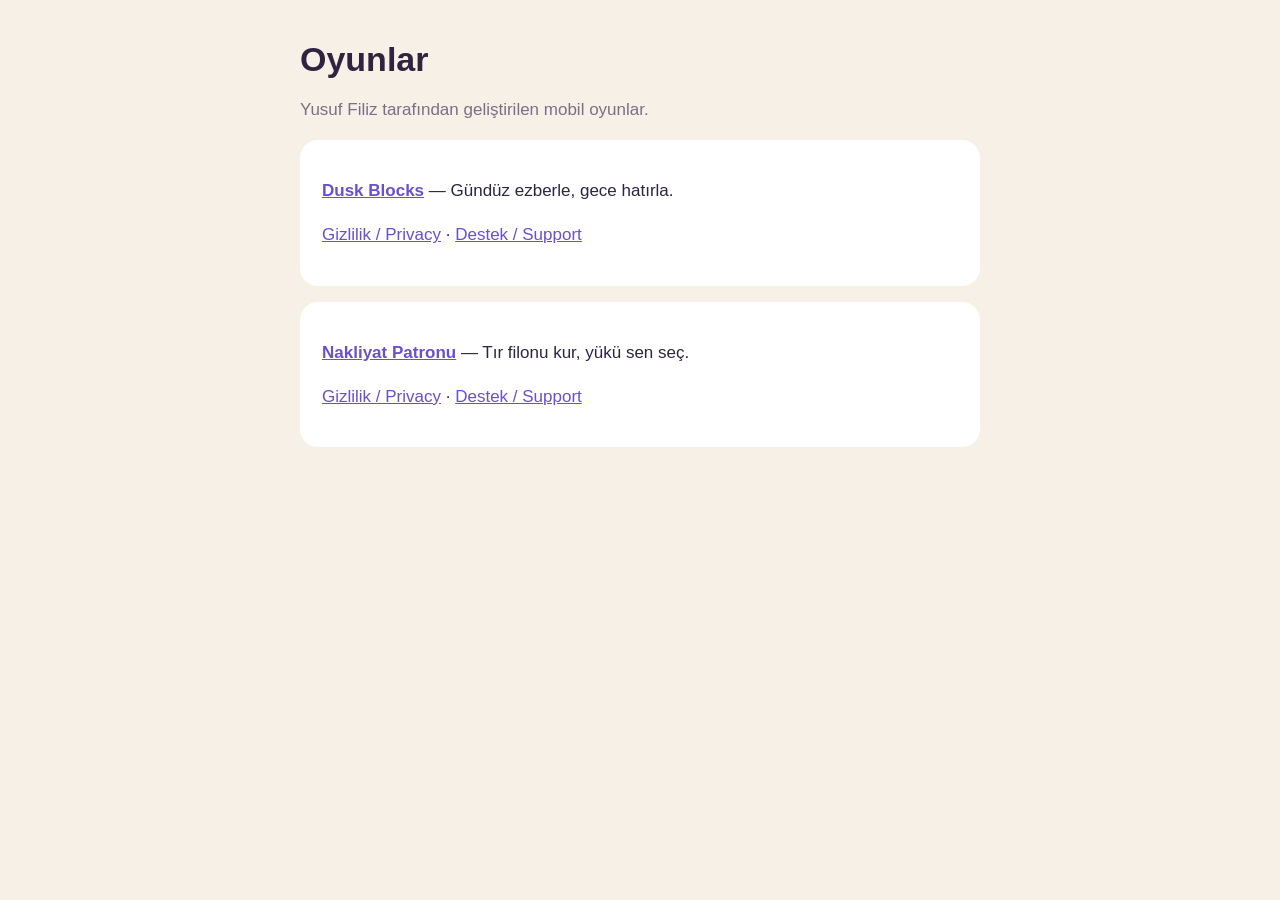
<file: index.html>
<!doctype html>
<html lang="tr">
<head>
<meta charset="utf-8">
<meta name="viewport" content="width=device-width, initial-scale=1">
<title>Yusuf Filiz · Oyunlar</title>
<link rel="stylesheet" href="style.css">
</head>
<body>
<main>
<h1>Oyunlar</h1>
<p class="soft">Yusuf Filiz tarafından geliştirilen mobil oyunlar.</p>
<div class="card">
<p><strong><a href="duskblocks/">Dusk Blocks</a></strong> — Gündüz ezberle, gece hatırla.</p>
<p><a href="duskblocks/privacy.html">Gizlilik / Privacy</a> · <a href="duskblocks/support.html">Destek / Support</a></p>
</div>
<div class="card">
<p><strong><a href="nakliyatpatronu/">Nakliyat Patronu</a></strong> — Tır filonu kur, yükü sen seç.</p>
<p><a href="nakliyatpatronu/privacy.html">Gizlilik / Privacy</a> · <a href="nakliyatpatronu/support.html">Destek / Support</a></p>
</div>
</main>
</body>
</html>
</file>
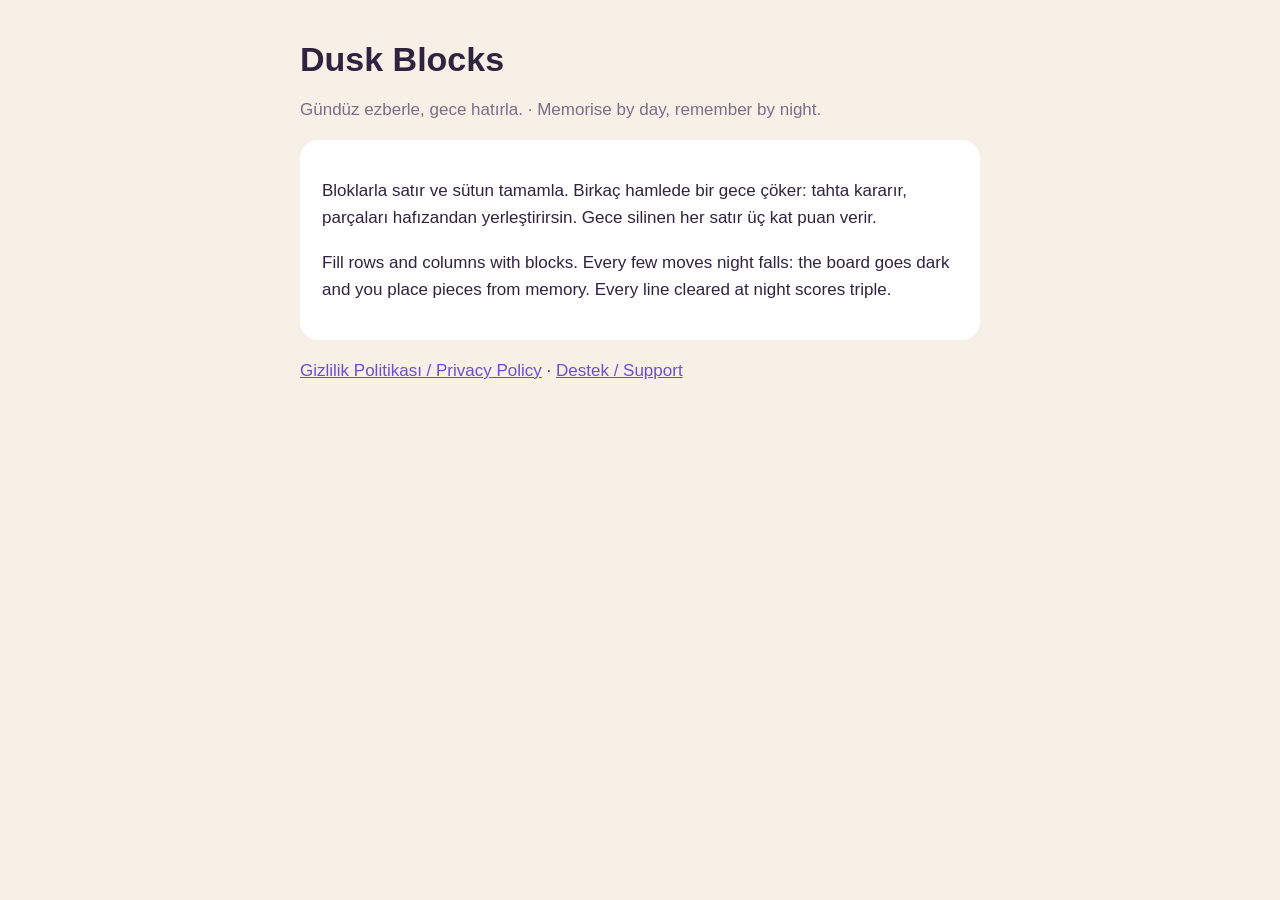
<file: duskblocks/index.html>
<!doctype html>
<html lang="tr">
<head>
<meta charset="utf-8">
<meta name="viewport" content="width=device-width, initial-scale=1">
<title>Dusk Blocks</title>
<meta name="description" content="Gündüz ezberle, gece hatırla. Dusk Blocks: gündüz ve gecesi olan bir blok bulmaca oyunu.">
<link rel="stylesheet" href="style.css">
</head>
<body>
<main>
<h1>Dusk Blocks</h1>
<p class="soft">Gündüz ezberle, gece hatırla. · Memorise by day, remember by night.</p>
<div class="card">
<p>Bloklarla satır ve sütun tamamla. Birkaç hamlede bir gece çöker: tahta kararır, parçaları hafızandan yerleştirirsin. Gece silinen her satır üç kat puan verir.</p>
<p>Fill rows and columns with blocks. Every few moves night falls: the board goes dark and you place pieces from memory. Every line cleared at night scores triple.</p>
</div>
<p><a href="privacy.html">Gizlilik Politikası / Privacy Policy</a> · <a href="support.html">Destek / Support</a></p>
</main>
</body>
</html>
</file>
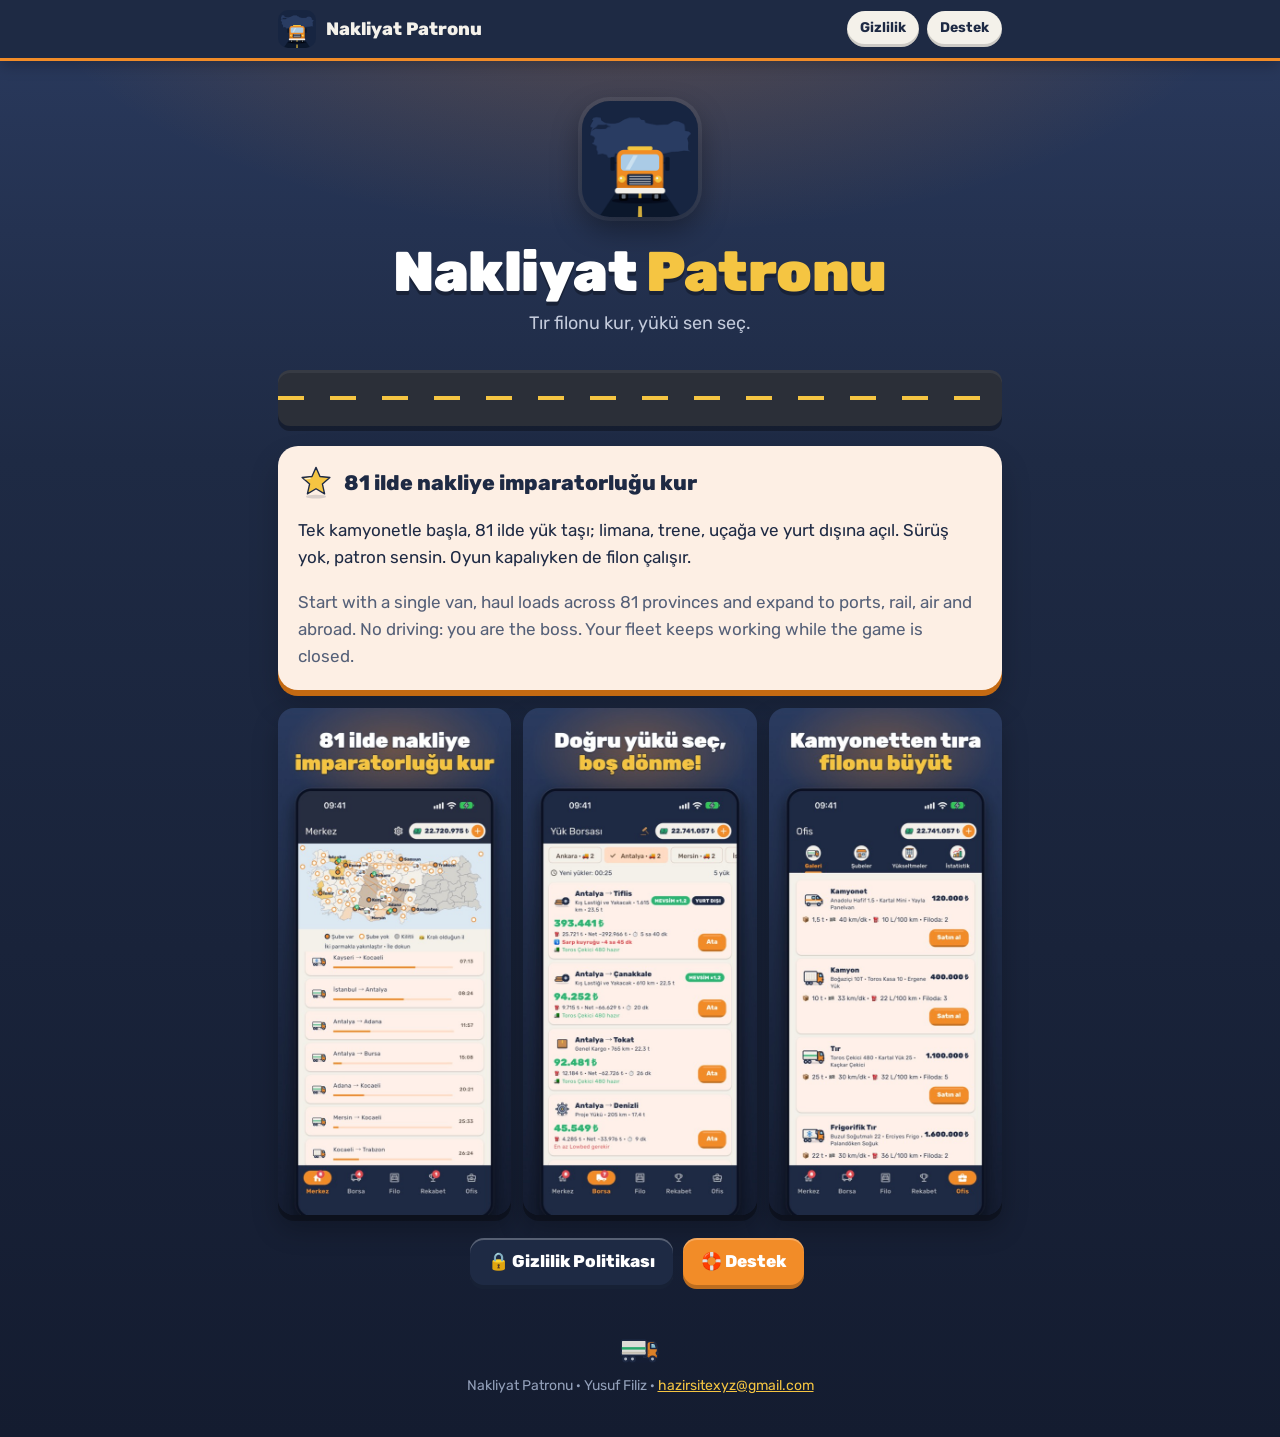
<file: nakliyatpatronu/index.html>
<!doctype html>
<html lang="tr">
<head>
<meta charset="utf-8">
<meta name="viewport" content="width=device-width, initial-scale=1">
<title>Nakliyat Patronu</title>
<meta name="description" content="Tır filonu kur, yükü sen seç. Nakliyat Patronu: 81 ilde yük taşıdığın bir nakliyat şirketi yönetim oyunu.">
<meta name="theme-color" content="#1E2A44">
<link rel="icon" href="img/icon.png">
<link rel="stylesheet" href="style.css">
</head>
<body>
<header class="bar"><div class="bar-in">
<a class="brand" href="./" aria-current="page"><img src="img/icon.png" alt=""><span>Nakliyat Patronu</span></a>
<a class="chip" href="privacy.html">Gizlilik</a>
<a class="chip" href="support.html">Destek</a>
</div></header>

<main>
<section class="hero">
<img class="icon" src="img/icon.png" alt="Nakliyat Patronu simgesi" width="116" height="116">
<h1>Nakliyat <em>Patronu</em></h1>
<p class="tag">Tır filonu kur, yükü sen seç.</p>
</section>

<div class="road" aria-hidden="true"><img src="img/tir.svg" alt=""><img class="small" src="img/kamyonet.svg" alt=""></div>

<div class="card hi">
<h2><img src="img/yildiz.svg" alt="">81 ilde nakliye imparatorluğu kur</h2>
<p>Tek kamyonetle başla, 81 ilde yük taşı; limana, trene, uçağa ve yurt dışına açıl. Sürüş yok, patron sensin. Oyun kapalıyken de filon çalışır.</p>
<p class="soft" lang="en">Start with a single van, haul loads across 81 provinces and expand to ports, rail, air and abroad. No driving: you are the boss. Your fleet keeps working while the game is closed.</p>
</div>

<div class="shots">
<img src="img/01_merkez.jpg" alt="Merkez ekranı: Türkiye haritası ve yoldaki seferler" loading="lazy" width="506" height="1100">
<img src="img/03_borsa.jpg" alt="Borsa ekranı: yük ilanları" loading="lazy" width="506" height="1100">
<img src="img/04_galeri.jpg" alt="Galeri ekranı: araçlar" loading="lazy" width="506" height="1100">
</div>

<p class="center">
<a class="btn navy" href="privacy.html">🔒 Gizlilik Politikası</a>
<a class="btn" href="support.html">🛟 Destek</a>
</p>

<footer><img src="img/tir.svg" alt="">Nakliyat Patronu · Yusuf Filiz · <a href="mailto:hazirsitexyz@gmail.com">hazirsitexyz@gmail.com</a></footer>
</main>
</body>
</html>
</file>
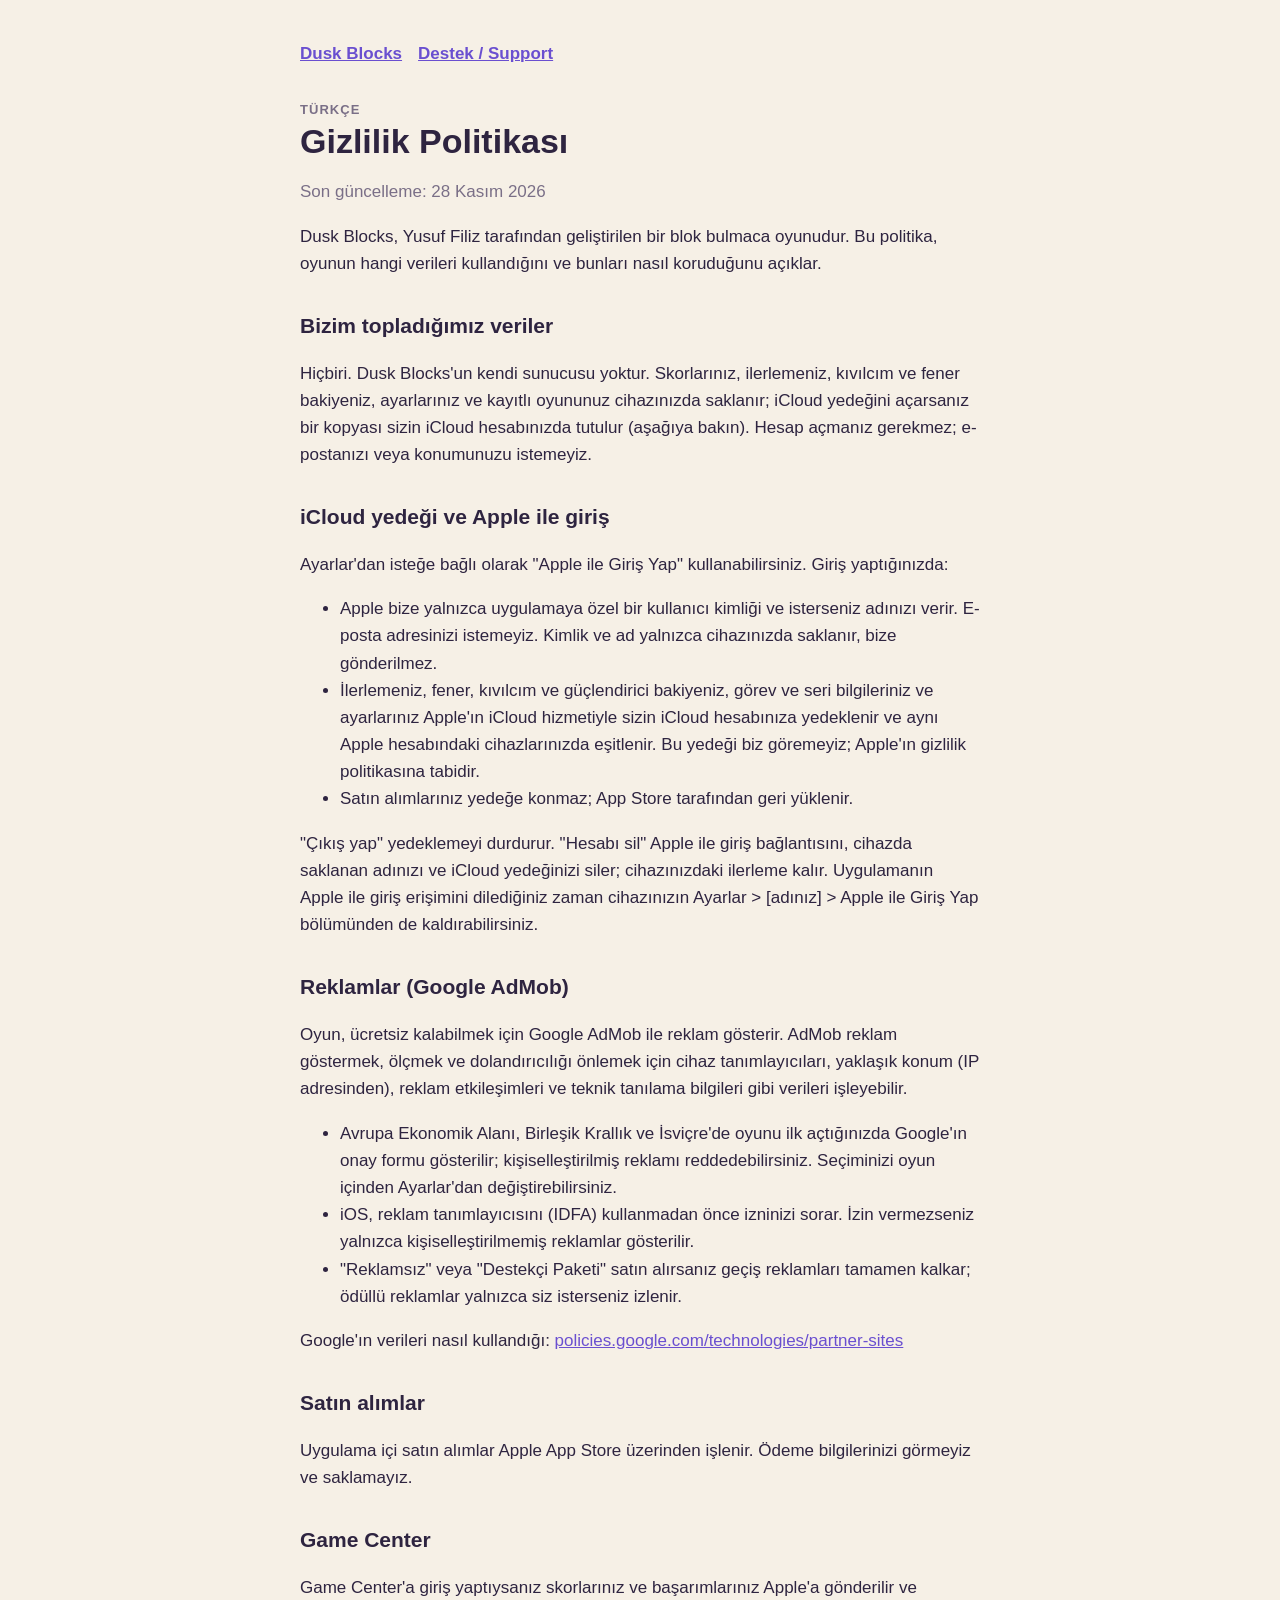
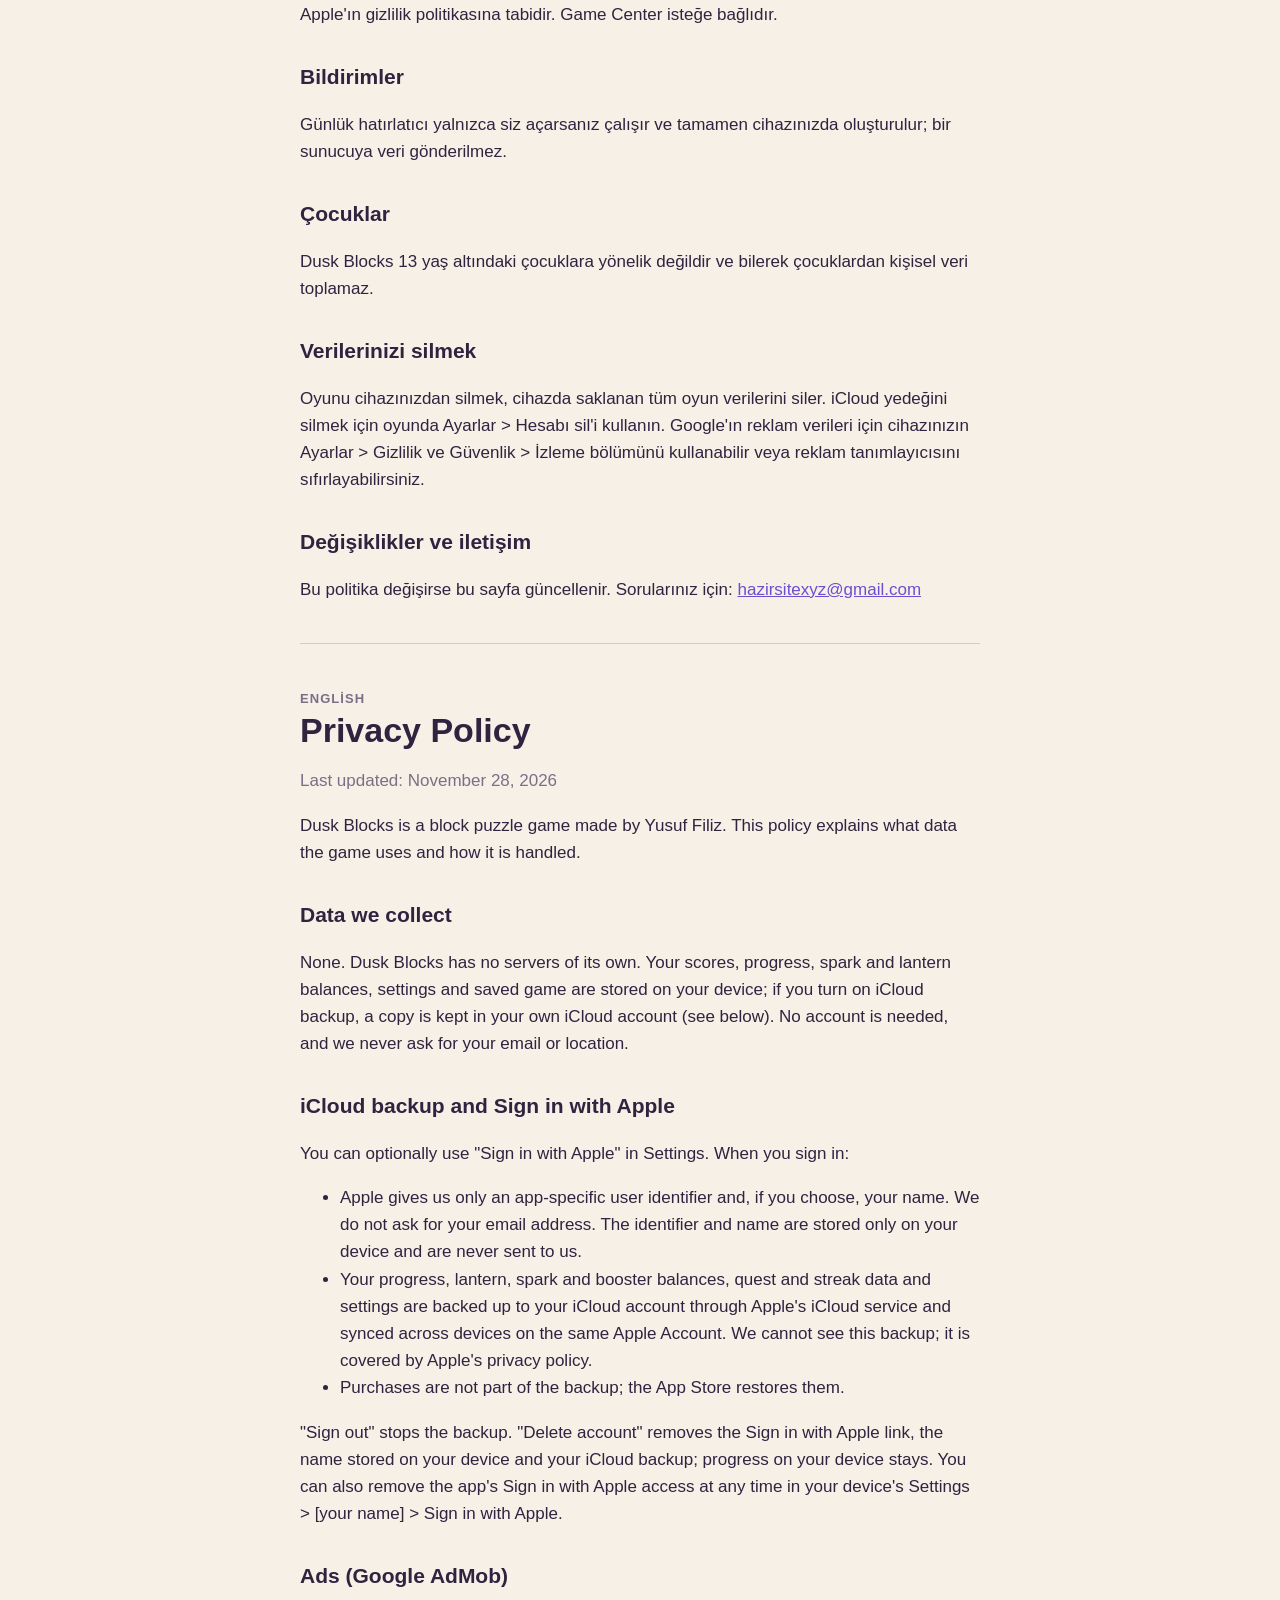
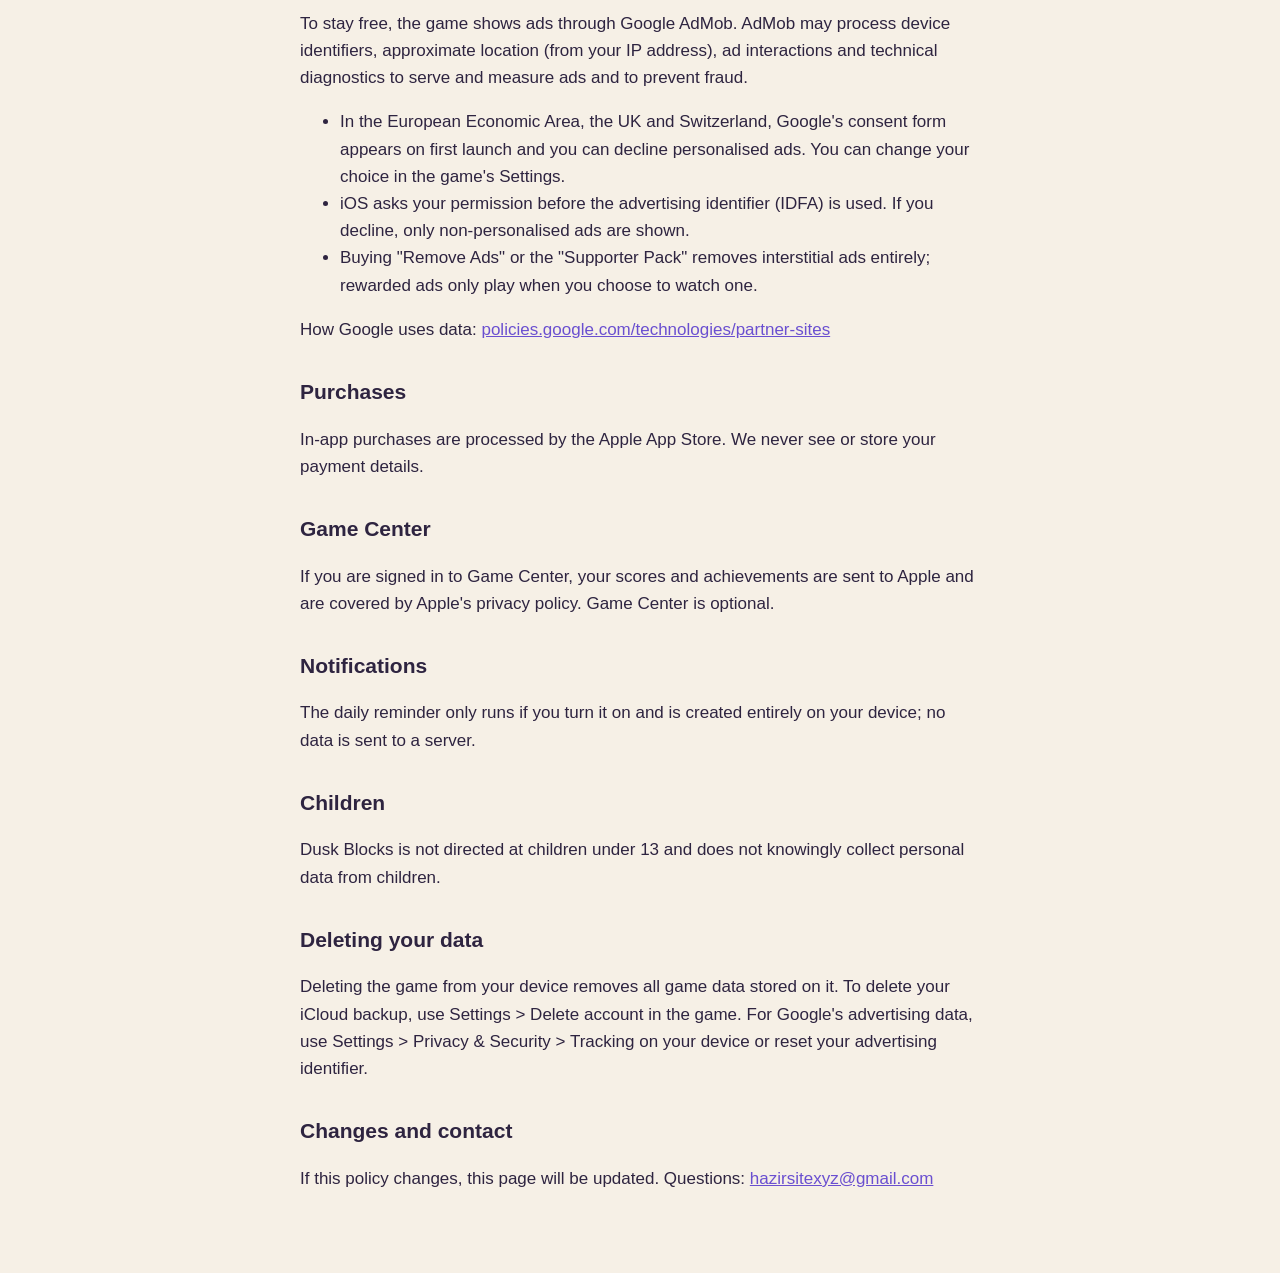
<file: duskblocks/privacy.html>
<!doctype html>
<html lang="tr">
<head>
<meta charset="utf-8">
<meta name="viewport" content="width=device-width, initial-scale=1">
<title>Dusk Blocks · Gizlilik Politikası / Privacy Policy</title>
<link rel="stylesheet" href="style.css">
</head>
<body>
<main>
<nav><a href="./">Dusk Blocks</a><a href="support.html">Destek / Support</a></nav>

<span class="lang">Türkçe</span>
<h1>Gizlilik Politikası</h1>
<p class="soft">Son güncelleme: 28 Kasım 2026</p>

<p>Dusk Blocks, Yusuf Filiz tarafından geliştirilen bir blok bulmaca oyunudur. Bu politika, oyunun hangi verileri kullandığını ve bunları nasıl koruduğunu açıklar.</p>

<h2>Bizim topladığımız veriler</h2>
<p>Hiçbiri. Dusk Blocks'un kendi sunucusu yoktur. Skorlarınız, ilerlemeniz, kıvılcım ve fener bakiyeniz, ayarlarınız ve kayıtlı oyununuz cihazınızda saklanır; iCloud yedeğini açarsanız bir kopyası sizin iCloud hesabınızda tutulur (aşağıya bakın). Hesap açmanız gerekmez; e-postanızı veya konumunuzu istemeyiz.</p>

<h2>iCloud yedeği ve Apple ile giriş</h2>
<p>Ayarlar'dan isteğe bağlı olarak "Apple ile Giriş Yap" kullanabilirsiniz. Giriş yaptığınızda:</p>
<ul>
<li>Apple bize yalnızca uygulamaya özel bir kullanıcı kimliği ve isterseniz adınızı verir. E-posta adresinizi istemeyiz. Kimlik ve ad yalnızca cihazınızda saklanır, bize gönderilmez.</li>
<li>İlerlemeniz, fener, kıvılcım ve güçlendirici bakiyeniz, görev ve seri bilgileriniz ve ayarlarınız Apple'ın iCloud hizmetiyle sizin iCloud hesabınıza yedeklenir ve aynı Apple hesabındaki cihazlarınızda eşitlenir. Bu yedeği biz göremeyiz; Apple'ın gizlilik politikasına tabidir.</li>
<li>Satın alımlarınız yedeğe konmaz; App Store tarafından geri yüklenir.</li>
</ul>
<p>"Çıkış yap" yedeklemeyi durdurur. "Hesabı sil" Apple ile giriş bağlantısını, cihazda saklanan adınızı ve iCloud yedeğinizi siler; cihazınızdaki ilerleme kalır. Uygulamanın Apple ile giriş erişimini dilediğiniz zaman cihazınızın Ayarlar &gt; [adınız] &gt; Apple ile Giriş Yap bölümünden de kaldırabilirsiniz.</p>

<h2>Reklamlar (Google AdMob)</h2>
<p>Oyun, ücretsiz kalabilmek için Google AdMob ile reklam gösterir. AdMob reklam göstermek, ölçmek ve dolandırıcılığı önlemek için cihaz tanımlayıcıları, yaklaşık konum (IP adresinden), reklam etkileşimleri ve teknik tanılama bilgileri gibi verileri işleyebilir.</p>
<ul>
<li>Avrupa Ekonomik Alanı, Birleşik Krallık ve İsviçre'de oyunu ilk açtığınızda Google'ın onay formu gösterilir; kişiselleştirilmiş reklamı reddedebilirsiniz. Seçiminizi oyun içinden Ayarlar'dan değiştirebilirsiniz.</li>
<li>iOS, reklam tanımlayıcısını (IDFA) kullanmadan önce izninizi sorar. İzin vermezseniz yalnızca kişiselleştirilmemiş reklamlar gösterilir.</li>
<li>"Reklamsız" veya "Destekçi Paketi" satın alırsanız geçiş reklamları tamamen kalkar; ödüllü reklamlar yalnızca siz isterseniz izlenir.</li>
</ul>
<p>Google'ın verileri nasıl kullandığı: <a href="https://policies.google.com/technologies/partner-sites">policies.google.com/technologies/partner-sites</a></p>

<h2>Satın alımlar</h2>
<p>Uygulama içi satın alımlar Apple App Store üzerinden işlenir. Ödeme bilgilerinizi görmeyiz ve saklamayız.</p>

<h2>Game Center</h2>
<p>Game Center'a giriş yaptıysanız skorlarınız ve başarımlarınız Apple'a gönderilir ve Apple'ın gizlilik politikasına tabidir. Game Center isteğe bağlıdır.</p>

<h2>Bildirimler</h2>
<p>Günlük hatırlatıcı yalnızca siz açarsanız çalışır ve tamamen cihazınızda oluşturulur; bir sunucuya veri gönderilmez.</p>

<h2>Çocuklar</h2>
<p>Dusk Blocks 13 yaş altındaki çocuklara yönelik değildir ve bilerek çocuklardan kişisel veri toplamaz.</p>

<h2>Verilerinizi silmek</h2>
<p>Oyunu cihazınızdan silmek, cihazda saklanan tüm oyun verilerini siler. iCloud yedeğini silmek için oyunda Ayarlar &gt; Hesabı sil'i kullanın. Google'ın reklam verileri için cihazınızın Ayarlar &gt; Gizlilik ve Güvenlik &gt; İzleme bölümünü kullanabilir veya reklam tanımlayıcısını sıfırlayabilirsiniz.</p>

<h2>Değişiklikler ve iletişim</h2>
<p>Bu politika değişirse bu sayfa güncellenir. Sorularınız için: <a href="mailto:hazirsitexyz@gmail.com">hazirsitexyz@gmail.com</a></p>

<hr>

<span class="lang">English</span>
<h1>Privacy Policy</h1>
<p class="soft">Last updated: November 28, 2026</p>

<p>Dusk Blocks is a block puzzle game made by Yusuf Filiz. This policy explains what data the game uses and how it is handled.</p>

<h2>Data we collect</h2>
<p>None. Dusk Blocks has no servers of its own. Your scores, progress, spark and lantern balances, settings and saved game are stored on your device; if you turn on iCloud backup, a copy is kept in your own iCloud account (see below). No account is needed, and we never ask for your email or location.</p>

<h2>iCloud backup and Sign in with Apple</h2>
<p>You can optionally use "Sign in with Apple" in Settings. When you sign in:</p>
<ul>
<li>Apple gives us only an app-specific user identifier and, if you choose, your name. We do not ask for your email address. The identifier and name are stored only on your device and are never sent to us.</li>
<li>Your progress, lantern, spark and booster balances, quest and streak data and settings are backed up to your iCloud account through Apple's iCloud service and synced across devices on the same Apple Account. We cannot see this backup; it is covered by Apple's privacy policy.</li>
<li>Purchases are not part of the backup; the App Store restores them.</li>
</ul>
<p>"Sign out" stops the backup. "Delete account" removes the Sign in with Apple link, the name stored on your device and your iCloud backup; progress on your device stays. You can also remove the app's Sign in with Apple access at any time in your device's Settings &gt; [your name] &gt; Sign in with Apple.</p>

<h2>Ads (Google AdMob)</h2>
<p>To stay free, the game shows ads through Google AdMob. AdMob may process device identifiers, approximate location (from your IP address), ad interactions and technical diagnostics to serve and measure ads and to prevent fraud.</p>
<ul>
<li>In the European Economic Area, the UK and Switzerland, Google's consent form appears on first launch and you can decline personalised ads. You can change your choice in the game's Settings.</li>
<li>iOS asks your permission before the advertising identifier (IDFA) is used. If you decline, only non-personalised ads are shown.</li>
<li>Buying "Remove Ads" or the "Supporter Pack" removes interstitial ads entirely; rewarded ads only play when you choose to watch one.</li>
</ul>
<p>How Google uses data: <a href="https://policies.google.com/technologies/partner-sites">policies.google.com/technologies/partner-sites</a></p>

<h2>Purchases</h2>
<p>In-app purchases are processed by the Apple App Store. We never see or store your payment details.</p>

<h2>Game Center</h2>
<p>If you are signed in to Game Center, your scores and achievements are sent to Apple and are covered by Apple's privacy policy. Game Center is optional.</p>

<h2>Notifications</h2>
<p>The daily reminder only runs if you turn it on and is created entirely on your device; no data is sent to a server.</p>

<h2>Children</h2>
<p>Dusk Blocks is not directed at children under 13 and does not knowingly collect personal data from children.</p>

<h2>Deleting your data</h2>
<p>Deleting the game from your device removes all game data stored on it. To delete your iCloud backup, use Settings &gt; Delete account in the game. For Google's advertising data, use Settings &gt; Privacy &amp; Security &gt; Tracking on your device or reset your advertising identifier.</p>

<h2>Changes and contact</h2>
<p>If this policy changes, this page will be updated. Questions: <a href="mailto:hazirsitexyz@gmail.com">hazirsitexyz@gmail.com</a></p>
</main>
</body>
</html>
</file>
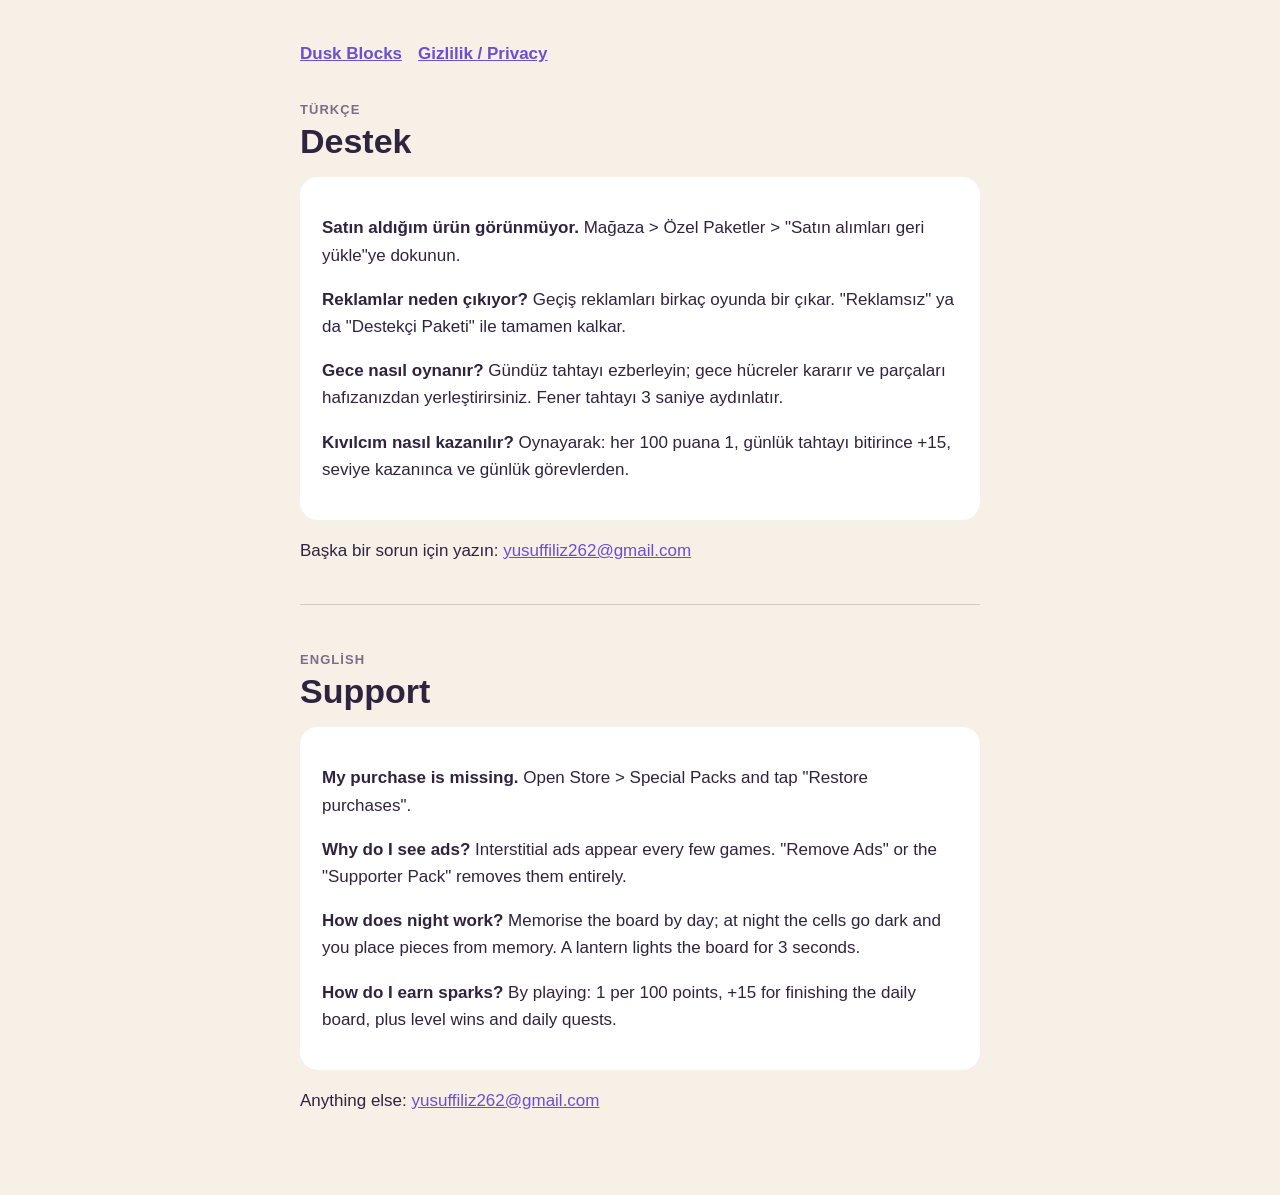
<file: duskblocks/support.html>
<!doctype html>
<html lang="tr">
<head>
<meta charset="utf-8">
<meta name="viewport" content="width=device-width, initial-scale=1">
<title>Dusk Blocks · Destek / Support</title>
<link rel="stylesheet" href="style.css">
</head>
<body>
<main>
<nav><a href="./">Dusk Blocks</a><a href="privacy.html">Gizlilik / Privacy</a></nav>

<span class="lang">Türkçe</span>
<h1>Destek</h1>
<div class="card">
<p><strong>Satın aldığım ürün görünmüyor.</strong> Mağaza &gt; Özel Paketler &gt; "Satın alımları geri yükle"ye dokunun.</p>
<p><strong>Reklamlar neden çıkıyor?</strong> Geçiş reklamları birkaç oyunda bir çıkar. "Reklamsız" ya da "Destekçi Paketi" ile tamamen kalkar.</p>
<p><strong>Gece nasıl oynanır?</strong> Gündüz tahtayı ezberleyin; gece hücreler kararır ve parçaları hafızanızdan yerleştirirsiniz. Fener tahtayı 3 saniye aydınlatır.</p>
<p><strong>Kıvılcım nasıl kazanılır?</strong> Oynayarak: her 100 puana 1, günlük tahtayı bitirince +15, seviye kazanınca ve günlük görevlerden.</p>
</div>
<p>Başka bir sorun için yazın: <a href="mailto:yusuffiliz262@gmail.com">yusuffiliz262@gmail.com</a></p>

<hr>

<span class="lang">English</span>
<h1>Support</h1>
<div class="card">
<p><strong>My purchase is missing.</strong> Open Store &gt; Special Packs and tap "Restore purchases".</p>
<p><strong>Why do I see ads?</strong> Interstitial ads appear every few games. "Remove Ads" or the "Supporter Pack" removes them entirely.</p>
<p><strong>How does night work?</strong> Memorise the board by day; at night the cells go dark and you place pieces from memory. A lantern lights the board for 3 seconds.</p>
<p><strong>How do I earn sparks?</strong> By playing: 1 per 100 points, +15 for finishing the daily board, plus level wins and daily quests.</p>
</div>
<p>Anything else: <a href="mailto:yusuffiliz262@gmail.com">yusuffiliz262@gmail.com</a></p>
</main>
</body>
</html>
</file>
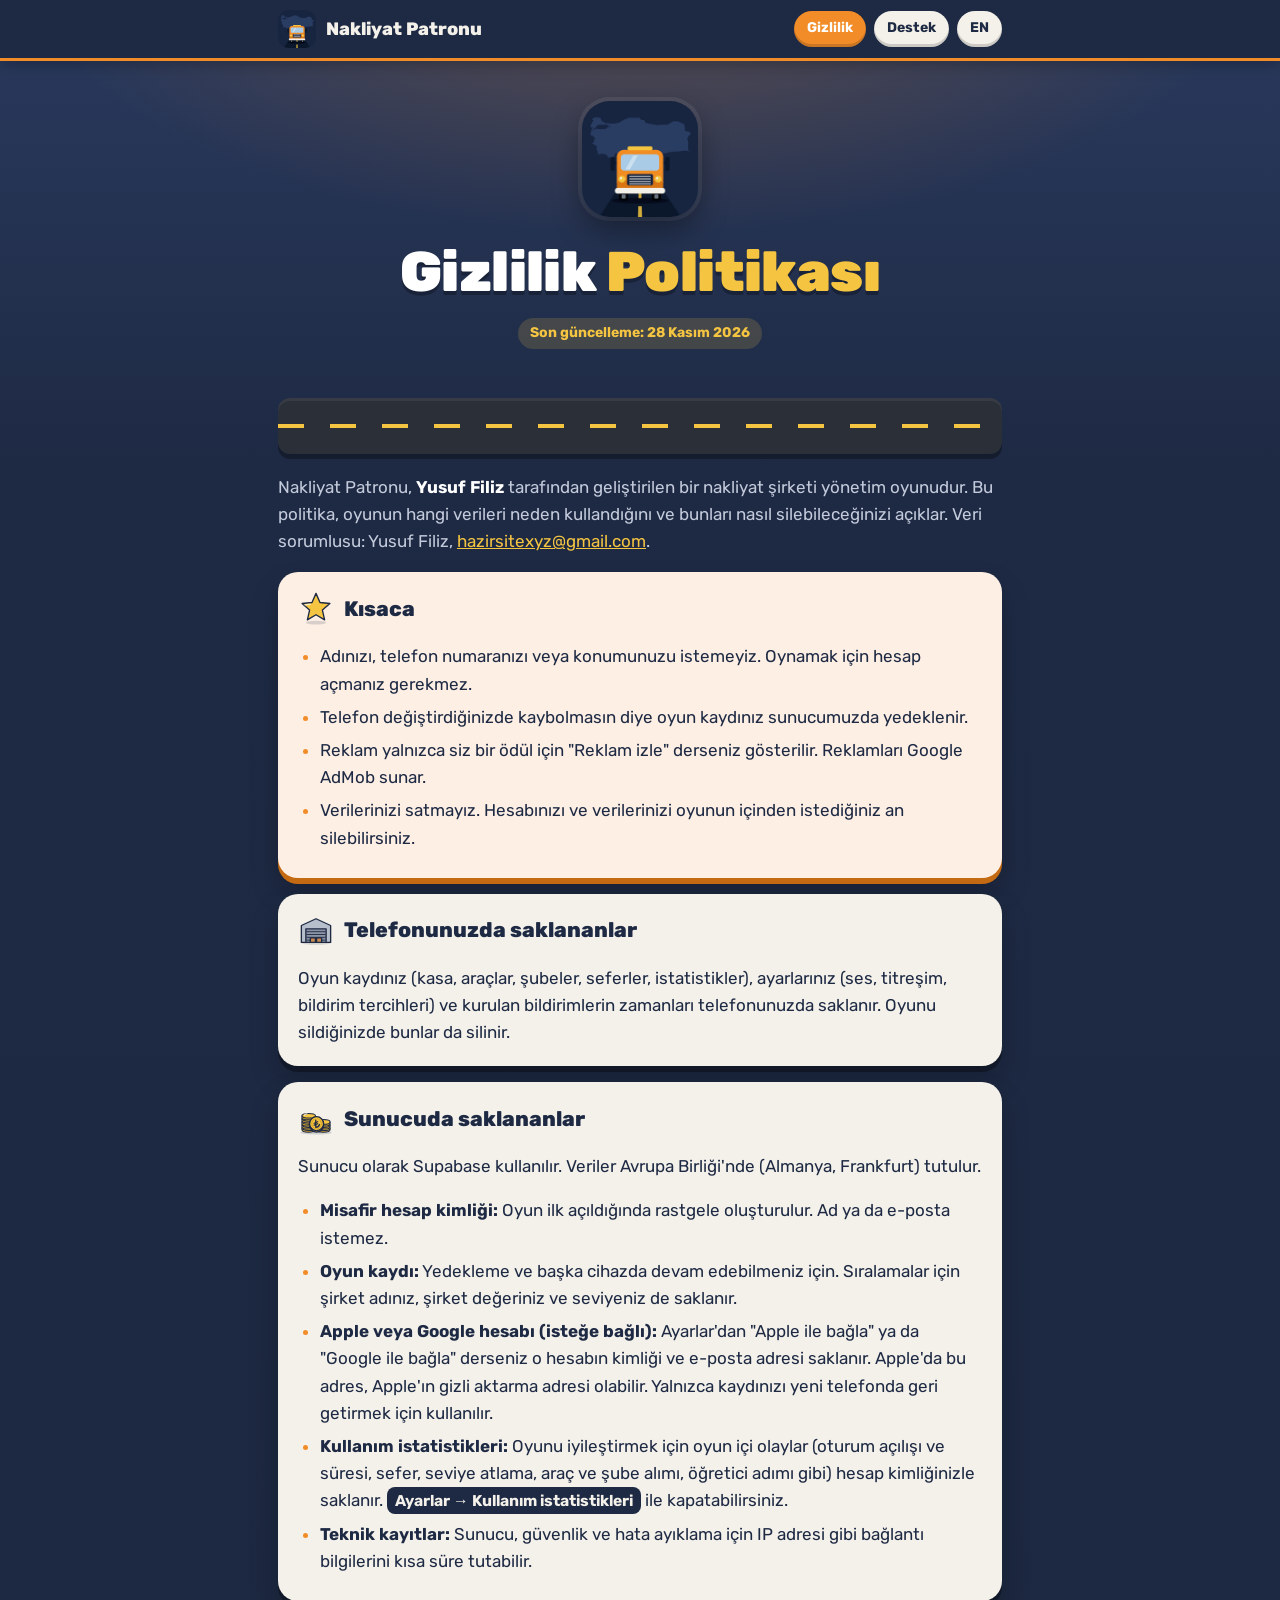
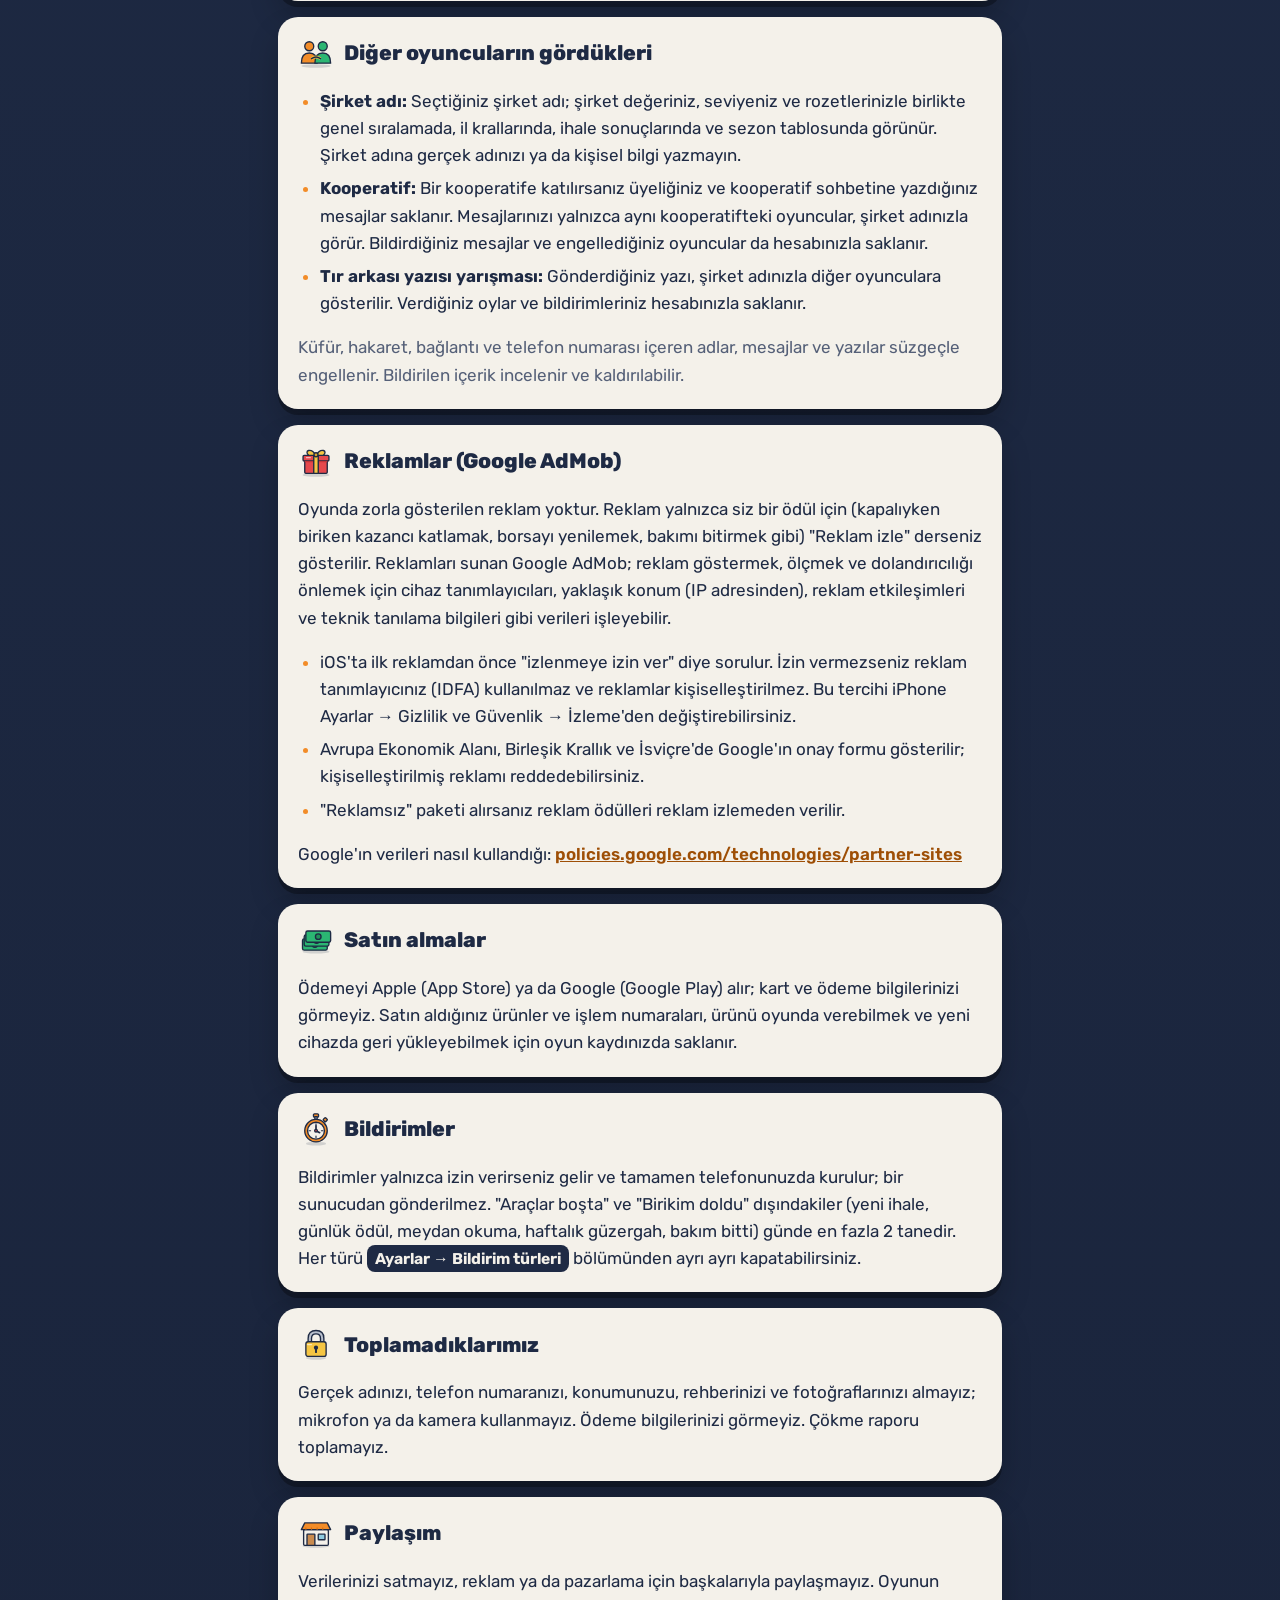
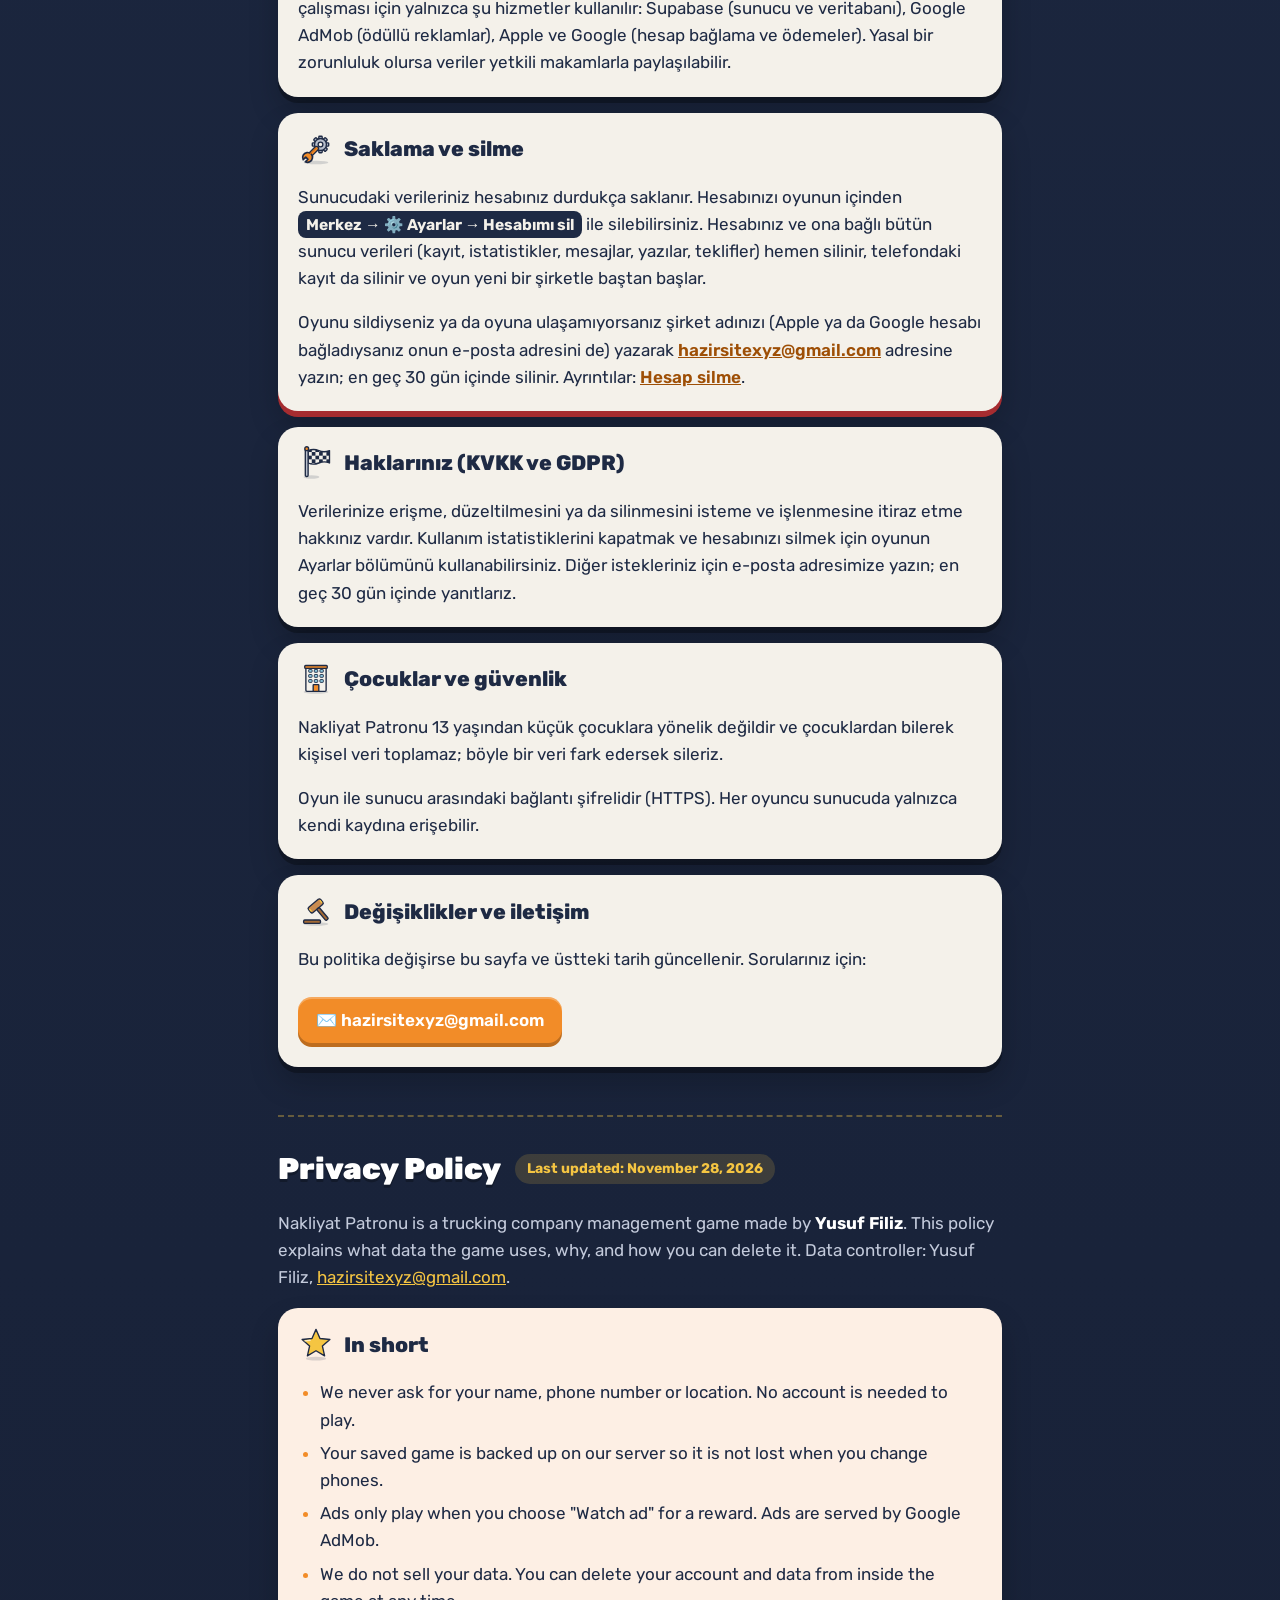
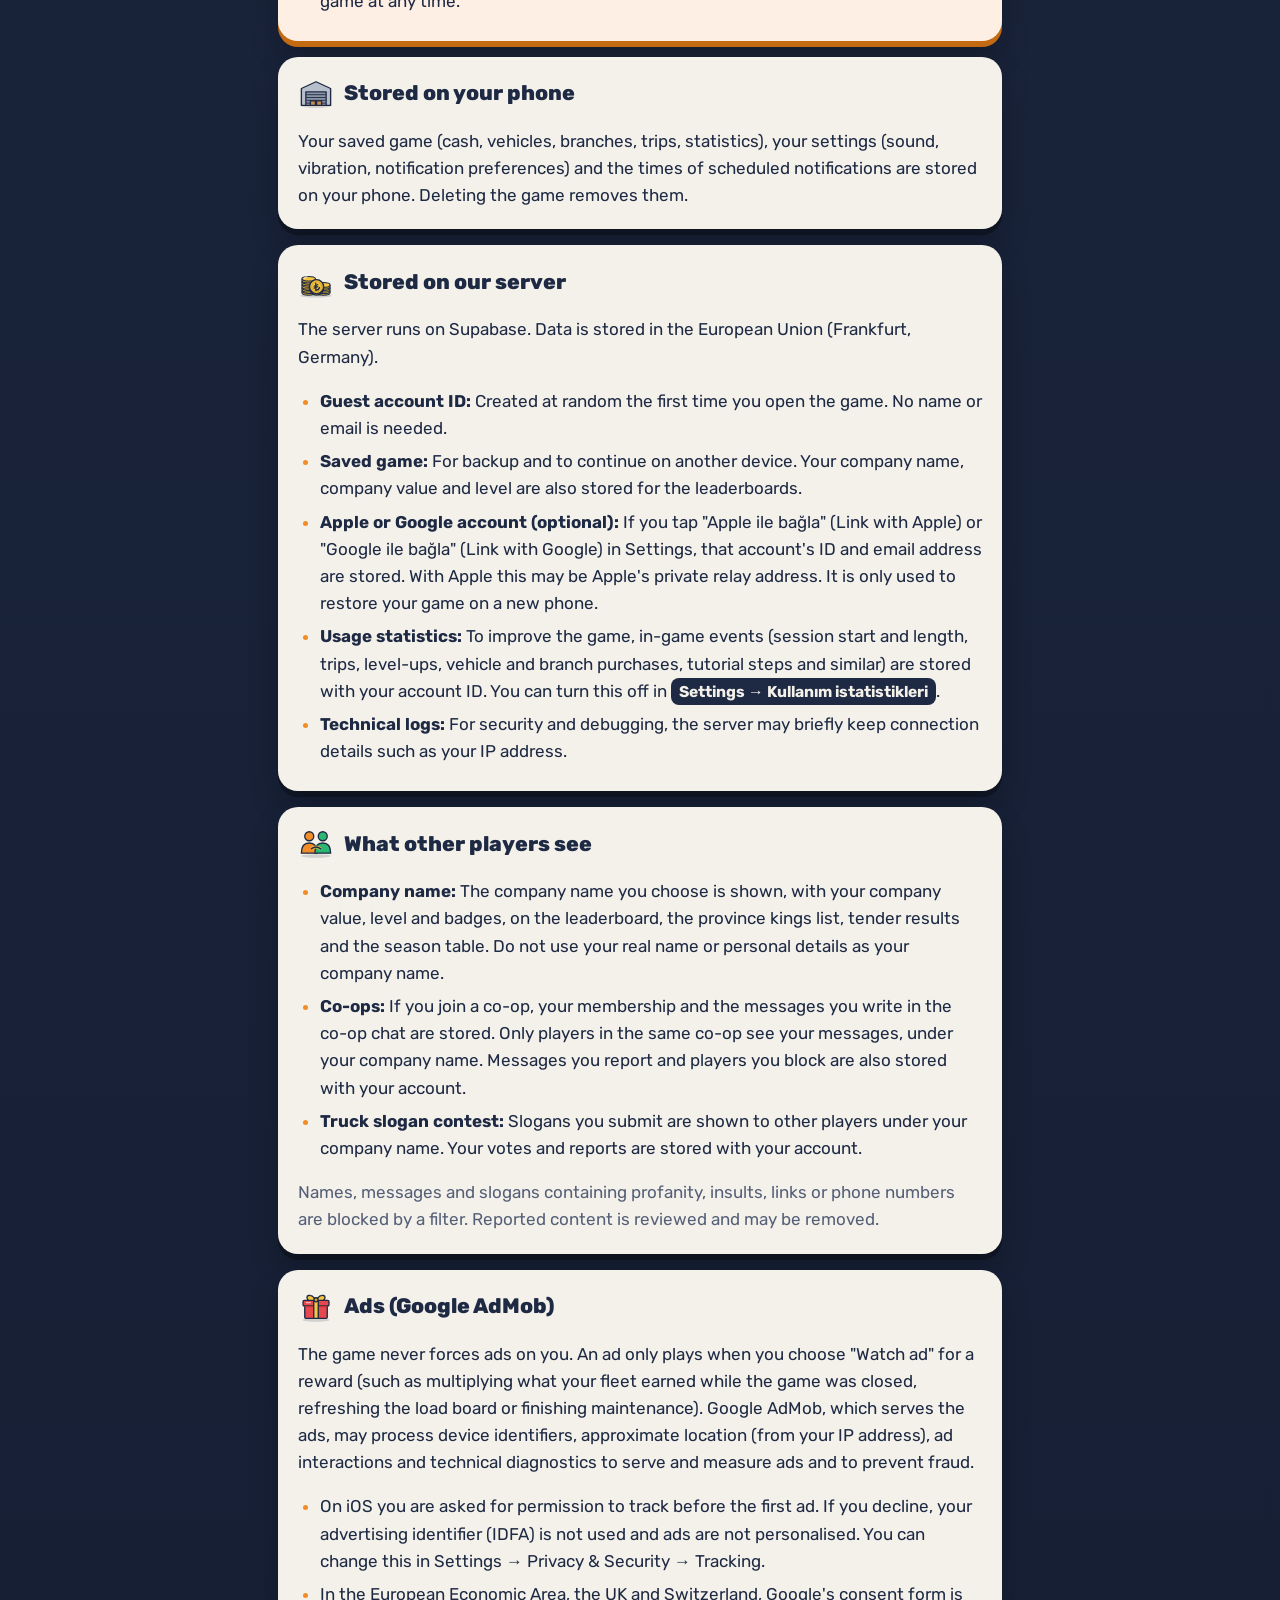
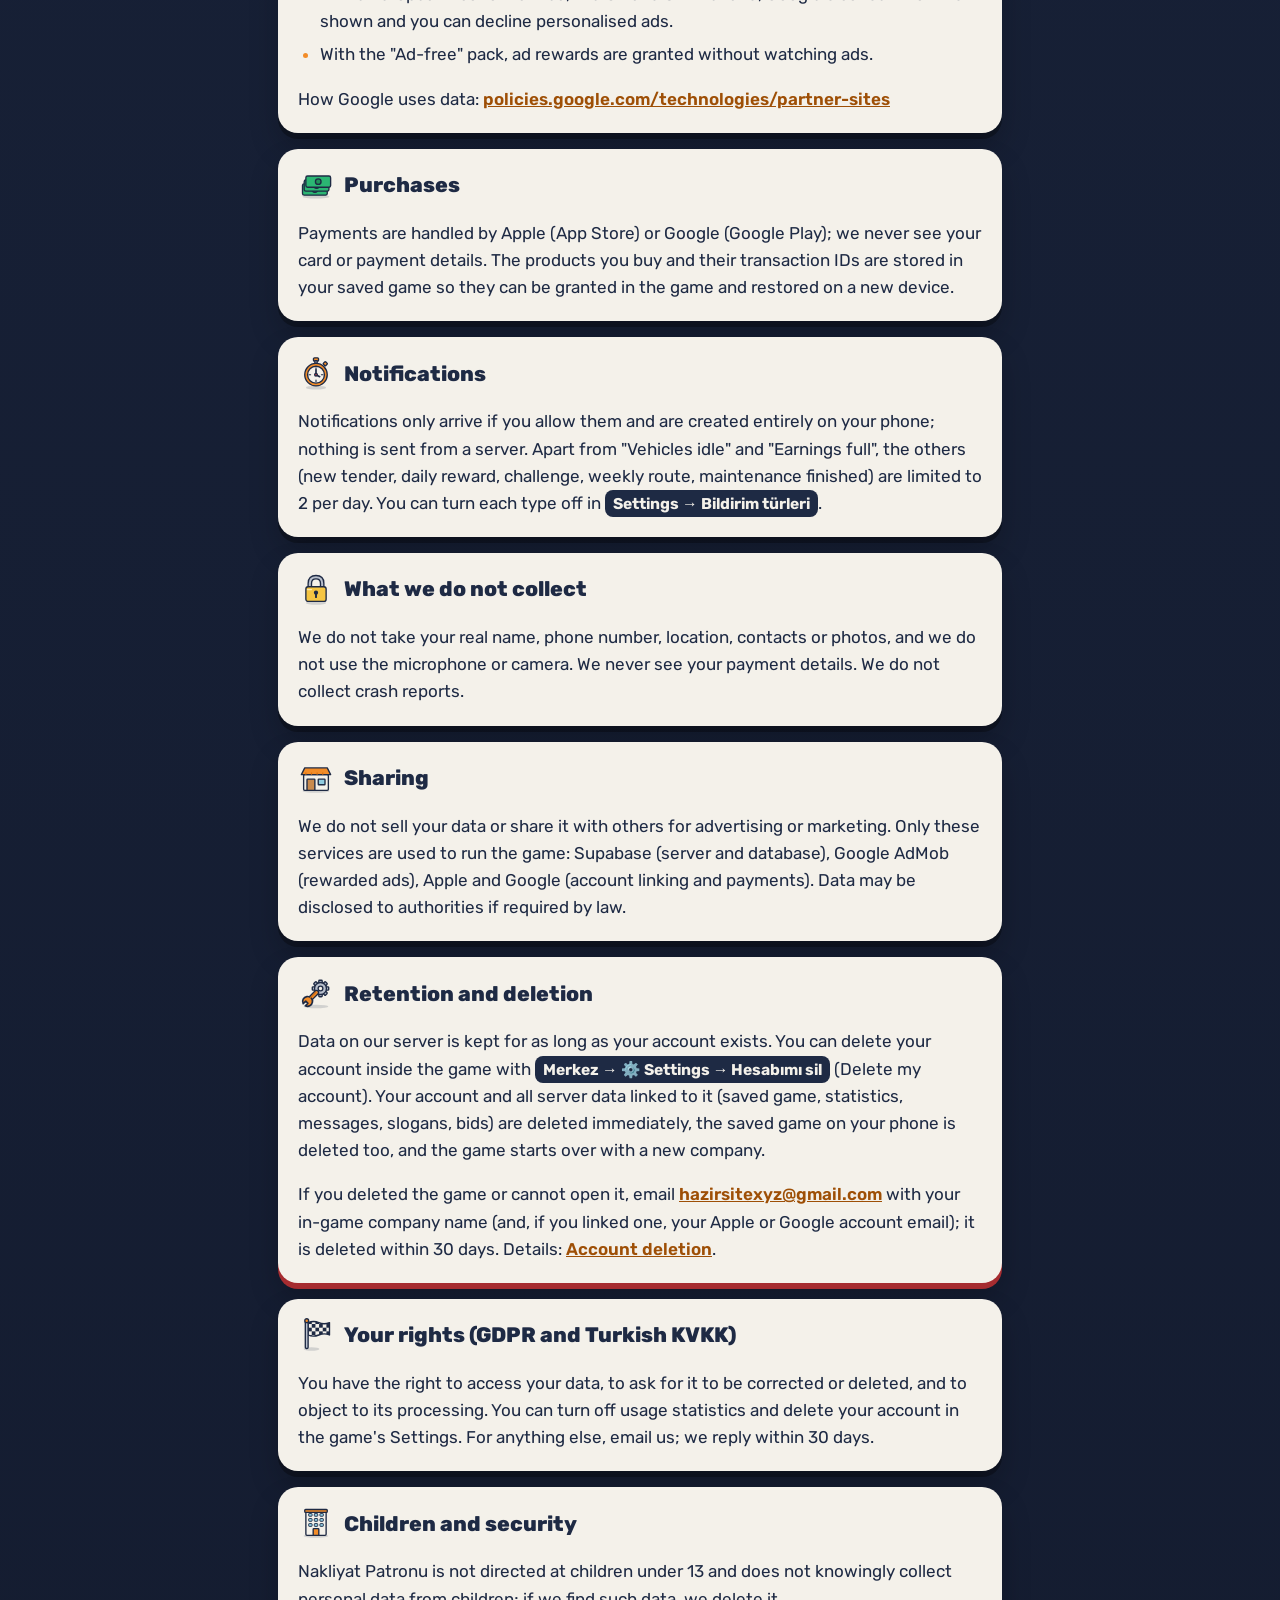
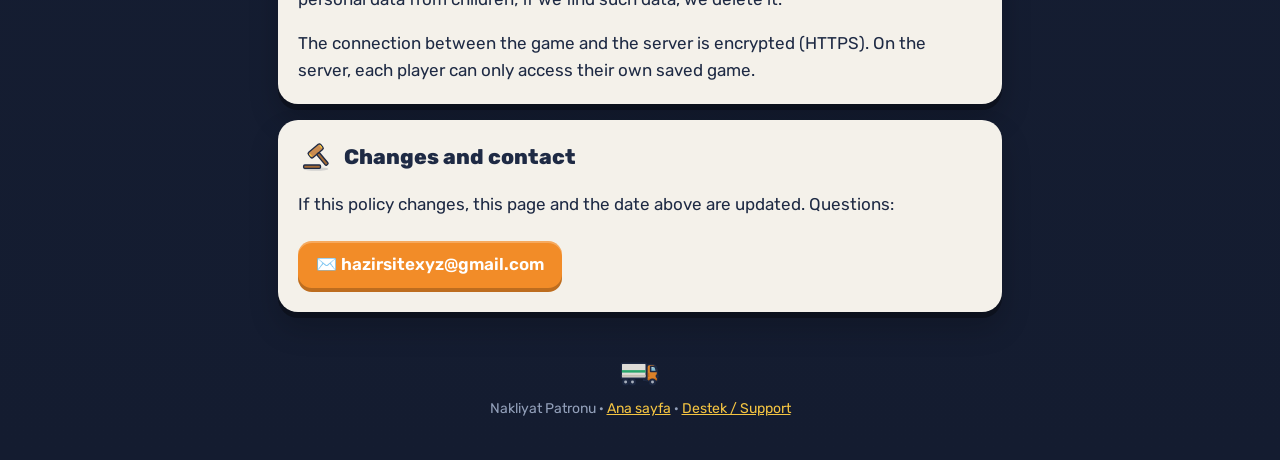
<file: nakliyatpatronu/privacy.html>
<!doctype html>
<html lang="tr">
<head>
<meta charset="utf-8">
<meta name="viewport" content="width=device-width, initial-scale=1">
<title>Nakliyat Patronu · Gizlilik Politikası / Privacy Policy</title>
<meta name="description" content="Nakliyat Patronu gizlilik politikası: hangi veriler, neden saklanıyor ve nasıl silinir.">
<meta name="theme-color" content="#1E2A44">
<link rel="icon" href="img/icon.png">
<link rel="stylesheet" href="style.css">
</head>
<body>
<header class="bar"><div class="bar-in">
<a class="brand" href="./"><img src="img/icon.png" alt=""><span>Nakliyat Patronu</span></a>
<a class="chip on" href="privacy.html" aria-current="page">Gizlilik</a>
<a class="chip" href="support.html">Destek</a>
<a class="chip" href="#english" lang="en">EN</a>
</div></header>

<main>
<section class="hero">
<img class="icon" src="img/icon.png" alt="Nakliyat Patronu simgesi" width="116" height="116">
<h1>Gizlilik <em>Politikası</em></h1>
<p><span class="pill">Son güncelleme: 28 Kasım 2026</span></p>
</section>

<div class="road" aria-hidden="true"><img src="img/tir.svg" alt=""><img class="small" src="img/kamyonet.svg" alt=""></div>

<p class="lead">Nakliyat Patronu, <strong>Yusuf Filiz</strong> tarafından geliştirilen bir nakliyat şirketi yönetim oyunudur. Bu politika, oyunun hangi verileri neden kullandığını ve bunları nasıl silebileceğinizi açıklar. Veri sorumlusu: Yusuf Filiz, <a href="mailto:hazirsitexyz@gmail.com">hazirsitexyz@gmail.com</a>.</p>

<div class="card hi">
<h2><img src="img/yildiz.svg" alt="">Kısaca</h2>
<ul>
<li>Adınızı, telefon numaranızı veya konumunuzu istemeyiz. Oynamak için hesap açmanız gerekmez.</li>
<li>Telefon değiştirdiğinizde kaybolmasın diye oyun kaydınız sunucumuzda yedeklenir.</li>
<li>Reklam yalnızca siz bir ödül için "Reklam izle" derseniz gösterilir. Reklamları Google AdMob sunar.</li>
<li>Verilerinizi satmayız. Hesabınızı ve verilerinizi oyunun içinden istediğiniz an silebilirsiniz.</li>
</ul>
</div>

<div class="card">
<h2><img src="img/depo.svg" alt="">Telefonunuzda saklananlar</h2>
<p>Oyun kaydınız (kasa, araçlar, şubeler, seferler, istatistikler), ayarlarınız (ses, titreşim, bildirim tercihleri) ve kurulan bildirimlerin zamanları telefonunuzda saklanır. Oyunu sildiğinizde bunlar da silinir.</p>
</div>

<div class="card">
<h2><img src="img/kasa.svg" alt="">Sunucuda saklananlar</h2>
<p>Sunucu olarak Supabase kullanılır. Veriler Avrupa Birliği'nde (Almanya, Frankfurt) tutulur.</p>
<ul>
<li><strong>Misafir hesap kimliği:</strong> Oyun ilk açıldığında rastgele oluşturulur. Ad ya da e-posta istemez.</li>
<li><strong>Oyun kaydı:</strong> Yedekleme ve başka cihazda devam edebilmeniz için. Sıralamalar için şirket adınız, şirket değeriniz ve seviyeniz de saklanır.</li>
<li><strong>Apple veya Google hesabı (isteğe bağlı):</strong> Ayarlar'dan "Apple ile bağla" ya da "Google ile bağla" derseniz o hesabın kimliği ve e-posta adresi saklanır. Apple'da bu adres, Apple'ın gizli aktarma adresi olabilir. Yalnızca kaydınızı yeni telefonda geri getirmek için kullanılır.</li>
<li><strong>Kullanım istatistikleri:</strong> Oyunu iyileştirmek için oyun içi olaylar (oturum açılışı ve süresi, sefer, seviye atlama, araç ve şube alımı, öğretici adımı gibi) hesap kimliğinizle saklanır. <span class="path">Ayarlar → Kullanım istatistikleri</span> ile kapatabilirsiniz.</li>
<li><strong>Teknik kayıtlar:</strong> Sunucu, güvenlik ve hata ayıklama için IP adresi gibi bağlantı bilgilerini kısa süre tutabilir.</li>
</ul>
</div>

<div class="card">
<h2><img src="img/kooperatif.svg" alt="">Diğer oyuncuların gördükleri</h2>
<ul>
<li><strong>Şirket adı:</strong> Seçtiğiniz şirket adı; şirket değeriniz, seviyeniz ve rozetlerinizle birlikte genel sıralamada, il krallarında, ihale sonuçlarında ve sezon tablosunda görünür. Şirket adına gerçek adınızı ya da kişisel bilgi yazmayın.</li>
<li><strong>Kooperatif:</strong> Bir kooperatife katılırsanız üyeliğiniz ve kooperatif sohbetine yazdığınız mesajlar saklanır. Mesajlarınızı yalnızca aynı kooperatifteki oyuncular, şirket adınızla görür. Bildirdiğiniz mesajlar ve engellediğiniz oyuncular da hesabınızla saklanır.</li>
<li><strong>Tır arkası yazısı yarışması:</strong> Gönderdiğiniz yazı, şirket adınızla diğer oyunculara gösterilir. Verdiğiniz oylar ve bildirimleriniz hesabınızla saklanır.</li>
</ul>
<p class="soft">Küfür, hakaret, bağlantı ve telefon numarası içeren adlar, mesajlar ve yazılar süzgeçle engellenir. Bildirilen içerik incelenir ve kaldırılabilir.</p>
</div>

<div class="card">
<h2><img src="img/hediye.svg" alt="">Reklamlar (Google AdMob)</h2>
<p>Oyunda zorla gösterilen reklam yoktur. Reklam yalnızca siz bir ödül için (kapalıyken biriken kazancı katlamak, borsayı yenilemek, bakımı bitirmek gibi) "Reklam izle" derseniz gösterilir. Reklamları sunan Google AdMob; reklam göstermek, ölçmek ve dolandırıcılığı önlemek için cihaz tanımlayıcıları, yaklaşık konum (IP adresinden), reklam etkileşimleri ve teknik tanılama bilgileri gibi verileri işleyebilir.</p>
<ul>
<li>iOS'ta ilk reklamdan önce "izlenmeye izin ver" diye sorulur. İzin vermezseniz reklam tanımlayıcınız (IDFA) kullanılmaz ve reklamlar kişiselleştirilmez. Bu tercihi iPhone Ayarlar → Gizlilik ve Güvenlik → İzleme'den değiştirebilirsiniz.</li>
<li>Avrupa Ekonomik Alanı, Birleşik Krallık ve İsviçre'de Google'ın onay formu gösterilir; kişiselleştirilmiş reklamı reddedebilirsiniz.</li>
<li>"Reklamsız" paketi alırsanız reklam ödülleri reklam izlemeden verilir.</li>
</ul>
<p>Google'ın verileri nasıl kullandığı: <a href="https://policies.google.com/technologies/partner-sites">policies.google.com/technologies/partner-sites</a></p>
</div>

<div class="card">
<h2><img src="img/para.svg" alt="">Satın almalar</h2>
<p>Ödemeyi Apple (App Store) ya da Google (Google Play) alır; kart ve ödeme bilgilerinizi görmeyiz. Satın aldığınız ürünler ve işlem numaraları, ürünü oyunda verebilmek ve yeni cihazda geri yükleyebilmek için oyun kaydınızda saklanır.</p>
</div>

<div class="card">
<h2><img src="img/saat.svg" alt="">Bildirimler</h2>
<p>Bildirimler yalnızca izin verirseniz gelir ve tamamen telefonunuzda kurulur; bir sunucudan gönderilmez. "Araçlar boşta" ve "Birikim doldu" dışındakiler (yeni ihale, günlük ödül, meydan okuma, haftalık güzergah, bakım bitti) günde en fazla 2 tanedir. Her türü <span class="path">Ayarlar → Bildirim türleri</span> bölümünden ayrı ayrı kapatabilirsiniz.</p>
</div>

<div class="card">
<h2><img src="img/kilit.svg" alt="">Toplamadıklarımız</h2>
<p>Gerçek adınızı, telefon numaranızı, konumunuzu, rehberinizi ve fotoğraflarınızı almayız; mikrofon ya da kamera kullanmayız. Ödeme bilgilerinizi görmeyiz. Çökme raporu toplamayız.</p>
</div>

<div class="card">
<h2><img src="img/sube.svg" alt="">Paylaşım</h2>
<p>Verilerinizi satmayız, reklam ya da pazarlama için başkalarıyla paylaşmayız. Oyunun çalışması için yalnızca şu hizmetler kullanılır: Supabase (sunucu ve veritabanı), Google AdMob (ödüllü reklamlar), Apple ve Google (hesap bağlama ve ödemeler). Yasal bir zorunluluk olursa veriler yetkili makamlarla paylaşılabilir.</p>
</div>

<div class="card warn" id="silme">
<h2><img src="img/bakim.svg" alt="">Saklama ve silme</h2>
<p>Sunucudaki verileriniz hesabınız durdukça saklanır. Hesabınızı oyunun içinden <span class="path">Merkez → ⚙️ Ayarlar → Hesabımı sil</span> ile silebilirsiniz. Hesabınız ve ona bağlı bütün sunucu verileri (kayıt, istatistikler, mesajlar, yazılar, teklifler) hemen silinir, telefondaki kayıt da silinir ve oyun yeni bir şirketle baştan başlar.</p>
<p>Oyunu sildiyseniz ya da oyuna ulaşamıyorsanız şirket adınızı (Apple ya da Google hesabı bağladıysanız onun e-posta adresini de) yazarak <a href="mailto:hazirsitexyz@gmail.com?subject=Nakliyat%20Patronu%20hesap%20silme">hazirsitexyz@gmail.com</a> adresine yazın; en geç 30 gün içinde silinir. Ayrıntılar: <a href="support.html#hesap-silme">Hesap silme</a>.</p>
</div>

<div class="card">
<h2><img src="img/bayrak.svg" alt="">Haklarınız (KVKK ve GDPR)</h2>
<p>Verilerinize erişme, düzeltilmesini ya da silinmesini isteme ve işlenmesine itiraz etme hakkınız vardır. Kullanım istatistiklerini kapatmak ve hesabınızı silmek için oyunun Ayarlar bölümünü kullanabilirsiniz. Diğer istekleriniz için e-posta adresimize yazın; en geç 30 gün içinde yanıtlarız.</p>
</div>

<div class="card">
<h2><img src="img/ofis.svg" alt="">Çocuklar ve güvenlik</h2>
<p>Nakliyat Patronu 13 yaşından küçük çocuklara yönelik değildir ve çocuklardan bilerek kişisel veri toplamaz; böyle bir veri fark edersek sileriz.</p>
<p>Oyun ile sunucu arasındaki bağlantı şifrelidir (HTTPS). Her oyuncu sunucuda yalnızca kendi kaydına erişebilir.</p>
</div>

<div class="card">
<h2><img src="img/ihale.svg" alt="">Değişiklikler ve iletişim</h2>
<p>Bu politika değişirse bu sayfa ve üstteki tarih güncellenir. Sorularınız için:</p>
<p><a class="btn" href="mailto:hazirsitexyz@gmail.com">✉️ hazirsitexyz@gmail.com</a></p>
</div>

<div class="lang-head" id="english" lang="en"><h2>Privacy Policy</h2><span class="pill">Last updated: November 28, 2026</span></div>
<div lang="en">
<p class="lead">Nakliyat Patronu is a trucking company management game made by <strong>Yusuf Filiz</strong>. This policy explains what data the game uses, why, and how you can delete it. Data controller: Yusuf Filiz, <a href="mailto:hazirsitexyz@gmail.com">hazirsitexyz@gmail.com</a>.</p>

<div class="card hi">
<h2><img src="img/yildiz.svg" alt="">In short</h2>
<ul>
<li>We never ask for your name, phone number or location. No account is needed to play.</li>
<li>Your saved game is backed up on our server so it is not lost when you change phones.</li>
<li>Ads only play when you choose "Watch ad" for a reward. Ads are served by Google AdMob.</li>
<li>We do not sell your data. You can delete your account and data from inside the game at any time.</li>
</ul>
</div>

<div class="card">
<h2><img src="img/depo.svg" alt="">Stored on your phone</h2>
<p>Your saved game (cash, vehicles, branches, trips, statistics), your settings (sound, vibration, notification preferences) and the times of scheduled notifications are stored on your phone. Deleting the game removes them.</p>
</div>

<div class="card">
<h2><img src="img/kasa.svg" alt="">Stored on our server</h2>
<p>The server runs on Supabase. Data is stored in the European Union (Frankfurt, Germany).</p>
<ul>
<li><strong>Guest account ID:</strong> Created at random the first time you open the game. No name or email is needed.</li>
<li><strong>Saved game:</strong> For backup and to continue on another device. Your company name, company value and level are also stored for the leaderboards.</li>
<li><strong>Apple or Google account (optional):</strong> If you tap "Apple ile bağla" (Link with Apple) or "Google ile bağla" (Link with Google) in Settings, that account's ID and email address are stored. With Apple this may be Apple's private relay address. It is only used to restore your game on a new phone.</li>
<li><strong>Usage statistics:</strong> To improve the game, in-game events (session start and length, trips, level-ups, vehicle and branch purchases, tutorial steps and similar) are stored with your account ID. You can turn this off in <span class="path">Settings → Kullanım istatistikleri</span>.</li>
<li><strong>Technical logs:</strong> For security and debugging, the server may briefly keep connection details such as your IP address.</li>
</ul>
</div>

<div class="card">
<h2><img src="img/kooperatif.svg" alt="">What other players see</h2>
<ul>
<li><strong>Company name:</strong> The company name you choose is shown, with your company value, level and badges, on the leaderboard, the province kings list, tender results and the season table. Do not use your real name or personal details as your company name.</li>
<li><strong>Co-ops:</strong> If you join a co-op, your membership and the messages you write in the co-op chat are stored. Only players in the same co-op see your messages, under your company name. Messages you report and players you block are also stored with your account.</li>
<li><strong>Truck slogan contest:</strong> Slogans you submit are shown to other players under your company name. Your votes and reports are stored with your account.</li>
</ul>
<p class="soft">Names, messages and slogans containing profanity, insults, links or phone numbers are blocked by a filter. Reported content is reviewed and may be removed.</p>
</div>

<div class="card">
<h2><img src="img/hediye.svg" alt="">Ads (Google AdMob)</h2>
<p>The game never forces ads on you. An ad only plays when you choose "Watch ad" for a reward (such as multiplying what your fleet earned while the game was closed, refreshing the load board or finishing maintenance). Google AdMob, which serves the ads, may process device identifiers, approximate location (from your IP address), ad interactions and technical diagnostics to serve and measure ads and to prevent fraud.</p>
<ul>
<li>On iOS you are asked for permission to track before the first ad. If you decline, your advertising identifier (IDFA) is not used and ads are not personalised. You can change this in Settings → Privacy &amp; Security → Tracking.</li>
<li>In the European Economic Area, the UK and Switzerland, Google's consent form is shown and you can decline personalised ads.</li>
<li>With the "Ad-free" pack, ad rewards are granted without watching ads.</li>
</ul>
<p>How Google uses data: <a href="https://policies.google.com/technologies/partner-sites">policies.google.com/technologies/partner-sites</a></p>
</div>

<div class="card">
<h2><img src="img/para.svg" alt="">Purchases</h2>
<p>Payments are handled by Apple (App Store) or Google (Google Play); we never see your card or payment details. The products you buy and their transaction IDs are stored in your saved game so they can be granted in the game and restored on a new device.</p>
</div>

<div class="card">
<h2><img src="img/saat.svg" alt="">Notifications</h2>
<p>Notifications only arrive if you allow them and are created entirely on your phone; nothing is sent from a server. Apart from "Vehicles idle" and "Earnings full", the others (new tender, daily reward, challenge, weekly route, maintenance finished) are limited to 2 per day. You can turn each type off in <span class="path">Settings → Bildirim türleri</span>.</p>
</div>

<div class="card">
<h2><img src="img/kilit.svg" alt="">What we do not collect</h2>
<p>We do not take your real name, phone number, location, contacts or photos, and we do not use the microphone or camera. We never see your payment details. We do not collect crash reports.</p>
</div>

<div class="card">
<h2><img src="img/sube.svg" alt="">Sharing</h2>
<p>We do not sell your data or share it with others for advertising or marketing. Only these services are used to run the game: Supabase (server and database), Google AdMob (rewarded ads), Apple and Google (account linking and payments). Data may be disclosed to authorities if required by law.</p>
</div>

<div class="card warn" id="deletion">
<h2><img src="img/bakim.svg" alt="">Retention and deletion</h2>
<p>Data on our server is kept for as long as your account exists. You can delete your account inside the game with <span class="path">Merkez → ⚙️ Settings → Hesabımı sil</span> (Delete my account). Your account and all server data linked to it (saved game, statistics, messages, slogans, bids) are deleted immediately, the saved game on your phone is deleted too, and the game starts over with a new company.</p>
<p>If you deleted the game or cannot open it, email <a href="mailto:hazirsitexyz@gmail.com?subject=Nakliyat%20Patronu%20account%20deletion">hazirsitexyz@gmail.com</a> with your in-game company name (and, if you linked one, your Apple or Google account email); it is deleted within 30 days. Details: <a href="support.html#account-deletion">Account deletion</a>.</p>
</div>

<div class="card">
<h2><img src="img/bayrak.svg" alt="">Your rights (GDPR and Turkish KVKK)</h2>
<p>You have the right to access your data, to ask for it to be corrected or deleted, and to object to its processing. You can turn off usage statistics and delete your account in the game's Settings. For anything else, email us; we reply within 30 days.</p>
</div>

<div class="card">
<h2><img src="img/ofis.svg" alt="">Children and security</h2>
<p>Nakliyat Patronu is not directed at children under 13 and does not knowingly collect personal data from children; if we find such data, we delete it.</p>
<p>The connection between the game and the server is encrypted (HTTPS). On the server, each player can only access their own saved game.</p>
</div>

<div class="card">
<h2><img src="img/ihale.svg" alt="">Changes and contact</h2>
<p>If this policy changes, this page and the date above are updated. Questions:</p>
<p><a class="btn" href="mailto:hazirsitexyz@gmail.com">✉️ hazirsitexyz@gmail.com</a></p>
</div>
</div>

<footer><img src="img/tir.svg" alt="">Nakliyat Patronu · <a href="./">Ana sayfa</a> · <a href="support.html">Destek / Support</a></footer>
</main>
</body>
</html>
</file>
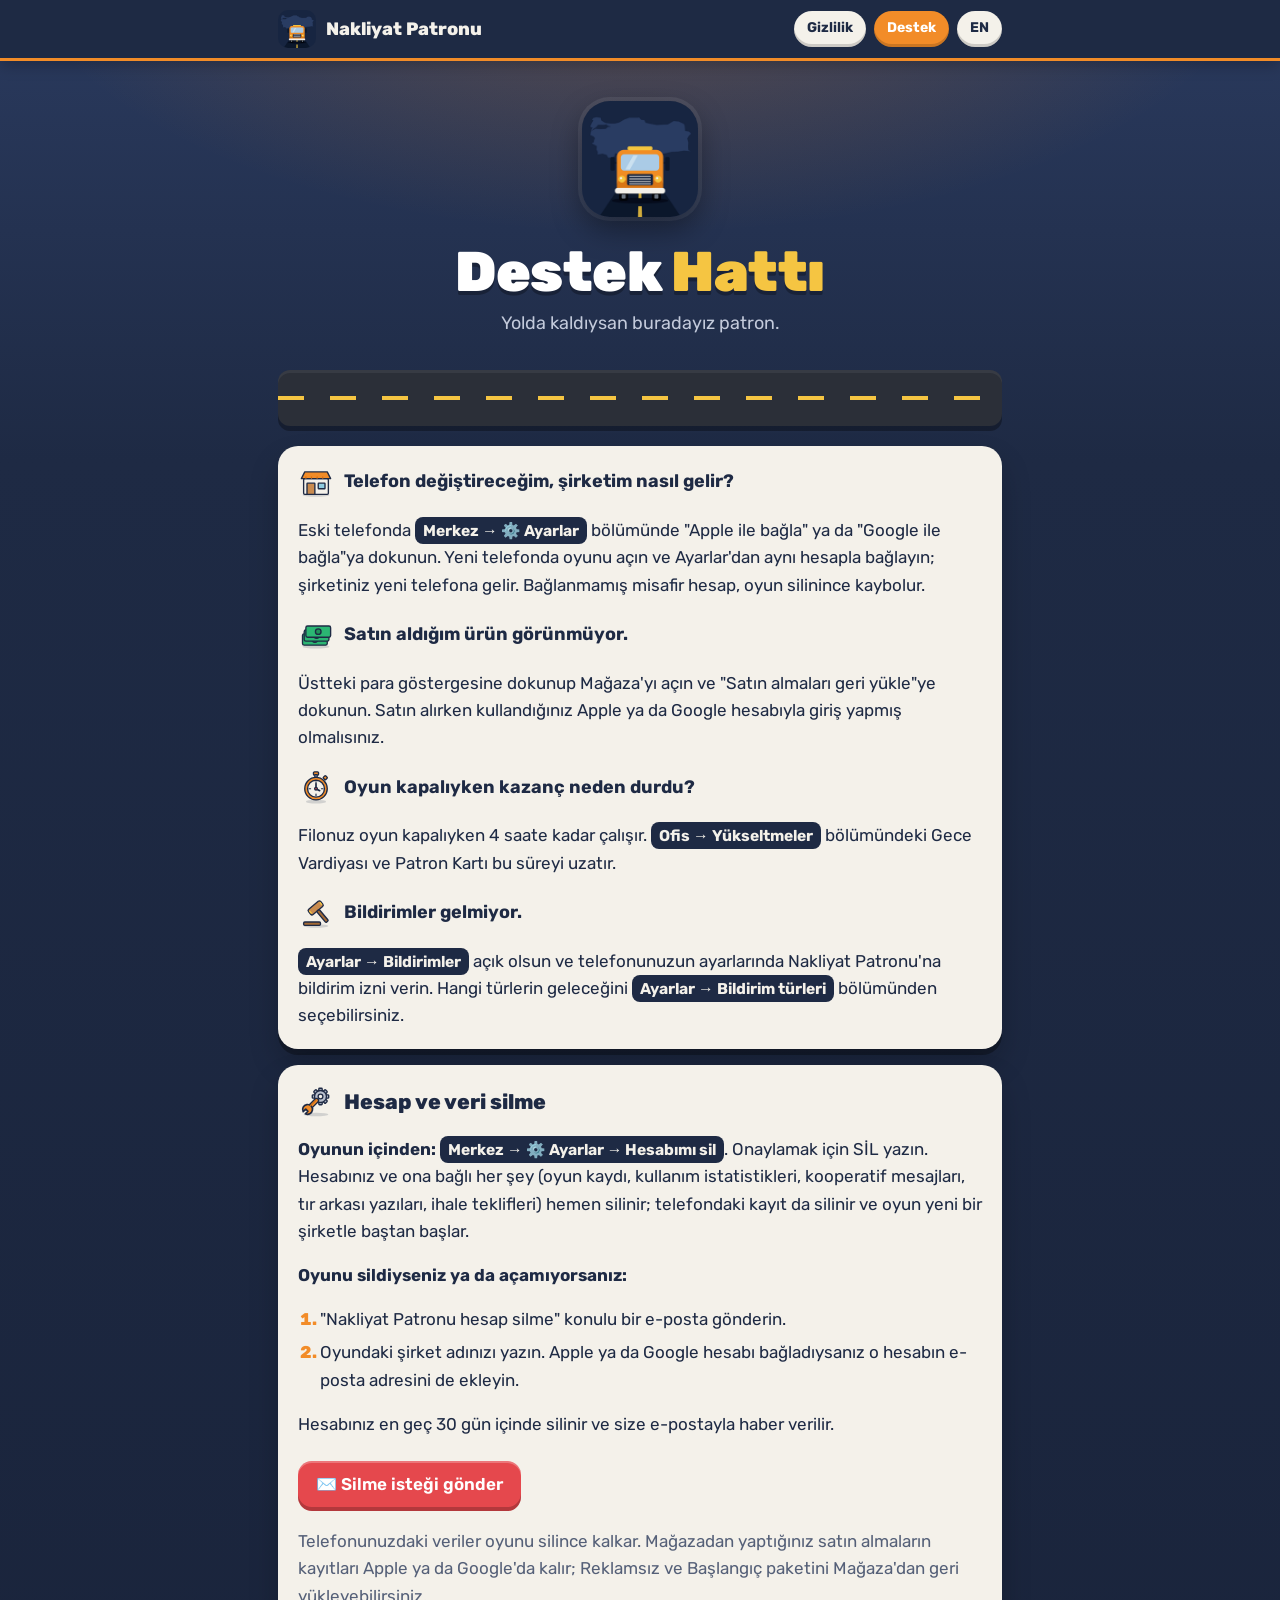
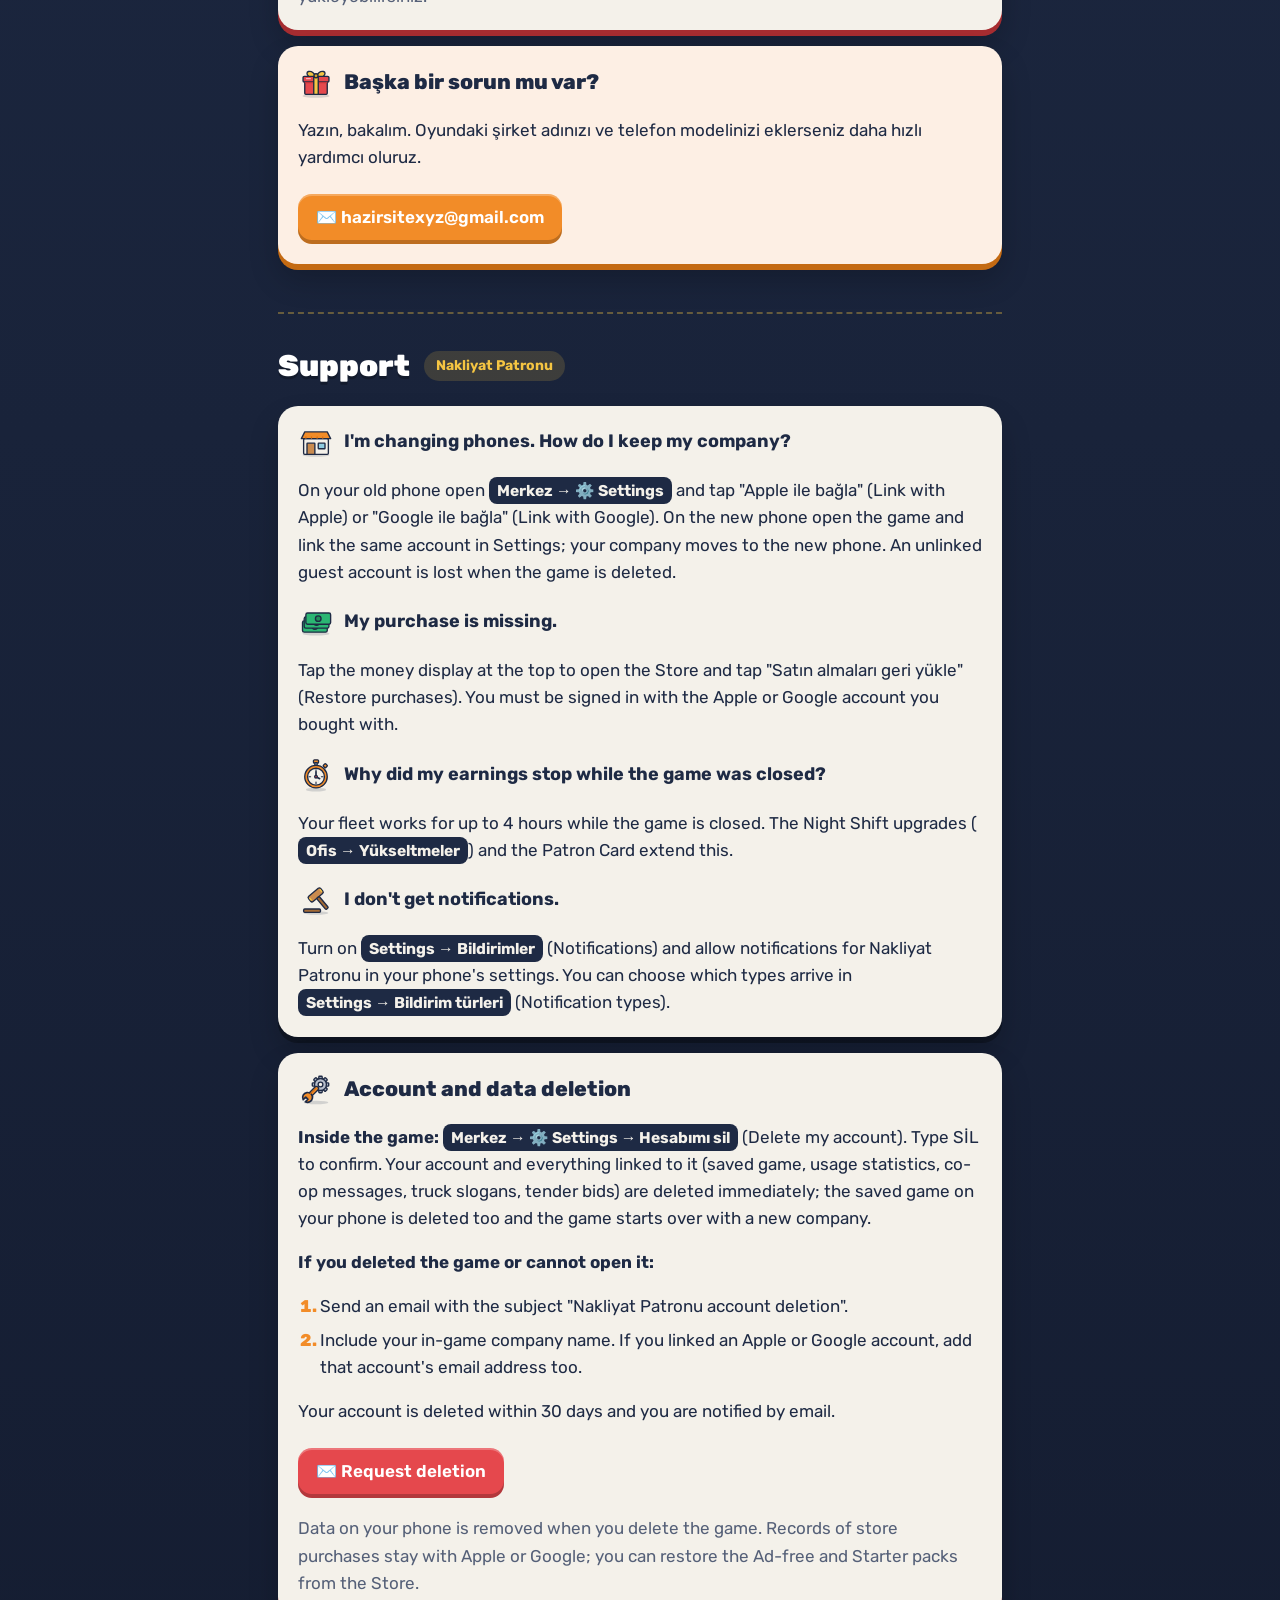
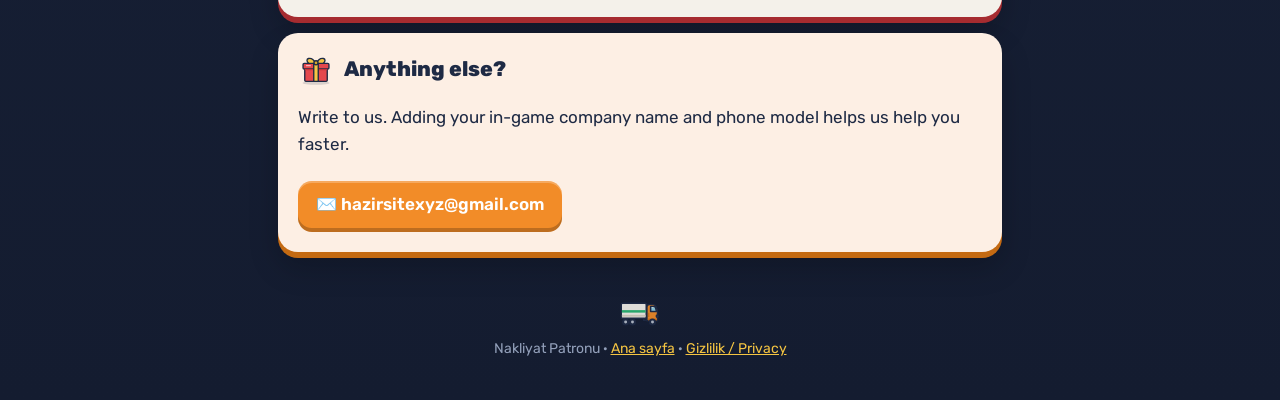
<file: nakliyatpatronu/support.html>
<!doctype html>
<html lang="tr">
<head>
<meta charset="utf-8">
<meta name="viewport" content="width=device-width, initial-scale=1">
<title>Nakliyat Patronu · Destek / Support</title>
<meta name="description" content="Nakliyat Patronu destek: sık sorulanlar, hesap ve veri silme, iletişim.">
<meta name="theme-color" content="#1E2A44">
<link rel="icon" href="img/icon.png">
<link rel="stylesheet" href="style.css">
</head>
<body>
<header class="bar"><div class="bar-in">
<a class="brand" href="./"><img src="img/icon.png" alt=""><span>Nakliyat Patronu</span></a>
<a class="chip" href="privacy.html">Gizlilik</a>
<a class="chip on" href="support.html" aria-current="page">Destek</a>
<a class="chip" href="#english" lang="en">EN</a>
</div></header>

<main>
<section class="hero">
<img class="icon" src="img/icon.png" alt="Nakliyat Patronu simgesi" width="116" height="116">
<h1>Destek <em>Hattı</em></h1>
<p class="tag">Yolda kaldıysan buradayız patron.</p>
</section>

<div class="road" aria-hidden="true"><img src="img/tir.svg" alt=""><img class="small" src="img/kamyonet.svg" alt=""></div>

<div class="card">
<h3><img src="img/sube.svg" alt="">Telefon değiştireceğim, şirketim nasıl gelir?</h3>
<p>Eski telefonda <span class="path">Merkez → ⚙️ Ayarlar</span> bölümünde "Apple ile bağla" ya da "Google ile bağla"ya dokunun. Yeni telefonda oyunu açın ve Ayarlar'dan aynı hesapla bağlayın; şirketiniz yeni telefona gelir. Bağlanmamış misafir hesap, oyun silinince kaybolur.</p>

<h3><img src="img/para.svg" alt="">Satın aldığım ürün görünmüyor.</h3>
<p>Üstteki para göstergesine dokunup Mağaza'yı açın ve "Satın almaları geri yükle"ye dokunun. Satın alırken kullandığınız Apple ya da Google hesabıyla giriş yapmış olmalısınız.</p>

<h3><img src="img/saat.svg" alt="">Oyun kapalıyken kazanç neden durdu?</h3>
<p>Filonuz oyun kapalıyken 4 saate kadar çalışır. <span class="path">Ofis → Yükseltmeler</span> bölümündeki Gece Vardiyası ve Patron Kartı bu süreyi uzatır.</p>

<h3><img src="img/ihale.svg" alt="">Bildirimler gelmiyor.</h3>
<p><span class="path">Ayarlar → Bildirimler</span> açık olsun ve telefonunuzun ayarlarında Nakliyat Patronu'na bildirim izni verin. Hangi türlerin geleceğini <span class="path">Ayarlar → Bildirim türleri</span> bölümünden seçebilirsiniz.</p>
</div>

<div class="card warn" id="hesap-silme">
<h2><img src="img/bakim.svg" alt="">Hesap ve veri silme</h2>
<p><strong>Oyunun içinden:</strong> <span class="path">Merkez → ⚙️ Ayarlar → Hesabımı sil</span>. Onaylamak için SİL yazın. Hesabınız ve ona bağlı her şey (oyun kaydı, kullanım istatistikleri, kooperatif mesajları, tır arkası yazıları, ihale teklifleri) hemen silinir; telefondaki kayıt da silinir ve oyun yeni bir şirketle baştan başlar.</p>
<p><strong>Oyunu sildiyseniz ya da açamıyorsanız:</strong></p>
<ol>
<li>"Nakliyat Patronu hesap silme" konulu bir e-posta gönderin.</li>
<li>Oyundaki şirket adınızı yazın. Apple ya da Google hesabı bağladıysanız o hesabın e-posta adresini de ekleyin.</li>
</ol>
<p>Hesabınız en geç 30 gün içinde silinir ve size e-postayla haber verilir.</p>
<p><a class="btn red" href="mailto:hazirsitexyz@gmail.com?subject=Nakliyat%20Patronu%20hesap%20silme">✉️ Silme isteği gönder</a></p>
<p class="soft">Telefonunuzdaki veriler oyunu silince kalkar. Mağazadan yaptığınız satın almaların kayıtları Apple ya da Google'da kalır; Reklamsız ve Başlangıç paketini Mağaza'dan geri yükleyebilirsiniz.</p>
</div>

<div class="card hi">
<h2><img src="img/hediye.svg" alt="">Başka bir sorun mu var?</h2>
<p>Yazın, bakalım. Oyundaki şirket adınızı ve telefon modelinizi eklerseniz daha hızlı yardımcı oluruz.</p>
<p><a class="btn" href="mailto:hazirsitexyz@gmail.com?subject=Nakliyat%20Patronu%20destek">✉️ hazirsitexyz@gmail.com</a></p>
</div>

<div class="lang-head" id="english" lang="en"><h2>Support</h2><span class="pill">Nakliyat Patronu</span></div>
<div lang="en">
<div class="card">
<h3><img src="img/sube.svg" alt="">I'm changing phones. How do I keep my company?</h3>
<p>On your old phone open <span class="path">Merkez → ⚙️ Settings</span> and tap "Apple ile bağla" (Link with Apple) or "Google ile bağla" (Link with Google). On the new phone open the game and link the same account in Settings; your company moves to the new phone. An unlinked guest account is lost when the game is deleted.</p>

<h3><img src="img/para.svg" alt="">My purchase is missing.</h3>
<p>Tap the money display at the top to open the Store and tap "Satın almaları geri yükle" (Restore purchases). You must be signed in with the Apple or Google account you bought with.</p>

<h3><img src="img/saat.svg" alt="">Why did my earnings stop while the game was closed?</h3>
<p>Your fleet works for up to 4 hours while the game is closed. The Night Shift upgrades (<span class="path">Ofis → Yükseltmeler</span>) and the Patron Card extend this.</p>

<h3><img src="img/ihale.svg" alt="">I don't get notifications.</h3>
<p>Turn on <span class="path">Settings → Bildirimler</span> (Notifications) and allow notifications for Nakliyat Patronu in your phone's settings. You can choose which types arrive in <span class="path">Settings → Bildirim türleri</span> (Notification types).</p>
</div>

<div class="card warn" id="account-deletion">
<h2><img src="img/bakim.svg" alt="">Account and data deletion</h2>
<p><strong>Inside the game:</strong> <span class="path">Merkez → ⚙️ Settings → Hesabımı sil</span> (Delete my account). Type SİL to confirm. Your account and everything linked to it (saved game, usage statistics, co-op messages, truck slogans, tender bids) are deleted immediately; the saved game on your phone is deleted too and the game starts over with a new company.</p>
<p><strong>If you deleted the game or cannot open it:</strong></p>
<ol>
<li>Send an email with the subject "Nakliyat Patronu account deletion".</li>
<li>Include your in-game company name. If you linked an Apple or Google account, add that account's email address too.</li>
</ol>
<p>Your account is deleted within 30 days and you are notified by email.</p>
<p><a class="btn red" href="mailto:hazirsitexyz@gmail.com?subject=Nakliyat%20Patronu%20account%20deletion">✉️ Request deletion</a></p>
<p class="soft">Data on your phone is removed when you delete the game. Records of store purchases stay with Apple or Google; you can restore the Ad-free and Starter packs from the Store.</p>
</div>

<div class="card hi">
<h2><img src="img/hediye.svg" alt="">Anything else?</h2>
<p>Write to us. Adding your in-game company name and phone model helps us help you faster.</p>
<p><a class="btn" href="mailto:hazirsitexyz@gmail.com?subject=Nakliyat%20Patronu%20support">✉️ hazirsitexyz@gmail.com</a></p>
</div>
</div>

<footer><img src="img/tir.svg" alt="">Nakliyat Patronu · <a href="./">Ana sayfa</a> · <a href="privacy.html">Gizlilik / Privacy</a></footer>
</main>
</body>
</html>
</file>
<file: style.css>
:root { --bg: #F6F0E6; --ink: #2E2440; --soft: #7A6F87; --accent: #6A4FD0; --card: #FFFFFF; }
@media (prefers-color-scheme: dark) { :root { --bg: #0E1430; --ink: #E9E6FF; --soft: #8D93C9; --accent: #A98BFF; --card: #161D45; } }
* { box-sizing: border-box; }
body { margin: 0; background: var(--bg); color: var(--ink); font: 17px/1.6 -apple-system, BlinkMacSystemFont, "SF Pro Rounded", "Segoe UI", sans-serif; }
main { max-width: 720px; margin: 0 auto; padding: 40px 20px 64px; }
h1 { font-size: 34px; line-height: 1.15; margin: 0 0 6px; }
h2 { font-size: 21px; margin: 32px 0 8px; }
p, li { color: var(--ink); }
.soft { color: var(--soft); }
a { color: var(--accent); }
nav { display: flex; gap: 16px; margin-bottom: 28px; font-weight: 600; }
.card { background: var(--card); border-radius: 18px; padding: 20px 22px; margin: 16px 0; }
.lang { display: inline-block; font-weight: 700; font-size: 13px; letter-spacing: .08em; text-transform: uppercase; color: var(--soft); }
hr { border: 0; border-top: 1px solid color-mix(in srgb, var(--soft) 30%, transparent); margin: 40px 0; }
</file>
<file: duskblocks/style.css>
:root { --bg: #F6F0E6; --ink: #2E2440; --soft: #7A6F87; --accent: #6A4FD0; --card: #FFFFFF; }
@media (prefers-color-scheme: dark) { :root { --bg: #0E1430; --ink: #E9E6FF; --soft: #8D93C9; --accent: #A98BFF; --card: #161D45; } }
* { box-sizing: border-box; }
body { margin: 0; background: var(--bg); color: var(--ink); font: 17px/1.6 -apple-system, BlinkMacSystemFont, "SF Pro Rounded", "Segoe UI", sans-serif; }
main { max-width: 720px; margin: 0 auto; padding: 40px 20px 64px; }
h1 { font-size: 34px; line-height: 1.15; margin: 0 0 6px; }
h2 { font-size: 21px; margin: 32px 0 8px; }
p, li { color: var(--ink); }
.soft { color: var(--soft); }
a { color: var(--accent); }
nav { display: flex; gap: 16px; margin-bottom: 28px; font-weight: 600; }
.card { background: var(--card); border-radius: 18px; padding: 20px 22px; margin: 16px 0; }
.lang { display: inline-block; font-weight: 700; font-size: 13px; letter-spacing: .08em; text-transform: uppercase; color: var(--soft); }
hr { border: 0; border-top: 1px solid color-mix(in srgb, var(--soft) 30%, transparent); margin: 40px 0; }
</file>
<file: nakliyatpatronu/style.css>
/* Nakliyat Patronu · oyunun görünüşü: lacivert zemin, mazot sarısı ve tır
   turuncusu, kabarık (alt dudaklı) kartlar ve düğmeler, Rubik yazı tipi. */
@font-face {
  font-family: "Rubik";
  src: url("fonts/Rubik.ttf") format("truetype");
  font-weight: 300 900;
  font-display: swap;
}
:root {
  --navy: #1E2A44;
  --navy-deep: #141C30;
  --orange: #F28C28;
  --orange-ink: #9E4F06;
  --yellow: #F5C542;
  --green: #2BB673;
  --red: #E5484D;
  --paper: #F4F1EA;
  --peach: #FDEFE4;
  --ink: #1E2A44;
  --soft: #556078;
  --mist: #C3CADB;
}
* { box-sizing: border-box; }
html { scroll-behavior: smooth; scroll-padding-top: 76px; }
body {
  margin: 0;
  min-height: 100vh;
  font: 17px/1.6 "Rubik", -apple-system, BlinkMacSystemFont, "Segoe UI", sans-serif;
  color: var(--paper);
  background-color: var(--navy);
  background-image:
    radial-gradient(900px 420px at 50% -60px, rgba(242, 140, 40, 0.28), rgba(242, 140, 40, 0) 70%),
    linear-gradient(180deg, #2A3A5E 0, var(--navy) 460px, var(--navy-deep) 100%);
  background-repeat: no-repeat;
}
main { max-width: 760px; margin: 0 auto; padding: 0 18px 40px; }
a { color: var(--yellow); }
a:focus-visible, .chip:focus-visible, .btn:focus-visible {
  outline: 3px solid var(--yellow);
  outline-offset: 3px;
  border-radius: 10px;
}

/* Üst çubuk: oyundaki lacivert başlık çubuğu gibi. */
.bar {
  position: sticky; top: 0; z-index: 5;
  background: var(--navy);
  border-bottom: 3px solid var(--orange);
  box-shadow: 0 4px 14px rgba(0, 0, 0, 0.25);
}
.bar-in {
  max-width: 760px; margin: 0 auto; padding: 10px 18px;
  display: flex; align-items: center; gap: 8px;
}
.brand {
  display: flex; align-items: center; gap: 10px; margin-right: auto;
  color: var(--paper); text-decoration: none; font-weight: 800; font-size: 18px;
}
.brand img { width: 38px; height: 38px; border-radius: 10px; }
.chip {
  display: inline-flex; align-items: center;
  padding: 6px 13px 7px; border-radius: 999px;
  background: var(--paper); color: var(--navy);
  font-weight: 700; font-size: 14px; text-decoration: none;
  box-shadow: inset 0 -3px 0 rgba(0, 0, 0, 0.16);
}
.chip.on { background: var(--orange); color: #fff; }
@media (max-width: 520px) { .brand span { display: none; } }

/* Giriş: simge, kalın başlık (mağaza görsellerindeki gibi beyaz + sarı). */
.hero { text-align: center; padding: 40px 0 6px; }
.hero .icon {
  width: 116px; height: 116px; border-radius: 28px;
  box-shadow: 0 12px 30px rgba(0, 0, 0, 0.4), 0 0 0 4px rgba(255, 255, 255, 0.08);
}
.hero h1 {
  margin: 18px 0 8px;
  font-size: clamp(36px, 8vw, 56px); line-height: 1.04; font-weight: 900;
  letter-spacing: -0.01em; color: #fff;
  text-shadow: 0 4px 0 rgba(0, 0, 0, 0.28);
}
.hero h1 em { font-style: normal; color: var(--yellow); }
.hero .tag { margin: 0; color: var(--mist); font-size: 18px; }
.lead { color: var(--mist); }
.lead strong { color: #fff; }

/* Yol: asfalt, kayan sarı şerit ve giden tır (uygulama simgesindeki yol). */
.road {
  position: relative; height: 56px; margin: 26px 0 20px;
  background: #2B2F38; border-radius: 12px; overflow: hidden;
  box-shadow: inset 0 3px 0 rgba(255, 255, 255, 0.06), 0 5px 0 rgba(0, 0, 0, 0.32);
}
.road::before {
  content: ""; position: absolute; left: 0; right: 0; top: 50%;
  height: 4px; margin-top: -2px;
  background: repeating-linear-gradient(90deg, var(--yellow) 0 26px, transparent 26px 52px);
  animation: lane 1.4s linear infinite;
}
.road img {
  position: absolute; top: -2px; left: -70px; width: 60px; height: 60px;
  animation: drive 16s linear infinite;
}
.road img.small { width: 44px; height: 44px; top: 7px; animation-delay: -8s; animation-duration: 21s; }
@keyframes lane { to { background-position: -52px 0; } }
@keyframes drive { from { left: -70px; } to { left: calc(100% + 10px); } }
@media (prefers-reduced-motion: reduce) {
  .road::before, .road img { animation: none; }
  .road img { left: 14%; }
  .road img.small { left: 62%; }
}

/* Kartlar: açık zemin, alt dudak gölgesi (oyundaki kabarık kartlar). */
.card {
  margin: 16px 0; padding: 18px 20px 20px;
  background: var(--paper); color: var(--ink);
  border-radius: 20px;
  box-shadow: 0 6px 0 rgba(0, 0, 0, 0.3), 0 16px 30px rgba(0, 0, 0, 0.2);
}
.card.hi { background: var(--peach); box-shadow: 0 6px 0 #C46A12, 0 16px 30px rgba(0, 0, 0, 0.2); }
.card.warn { box-shadow: 0 6px 0 #A62C30, 0 16px 30px rgba(0, 0, 0, 0.2); }
.card h2, .card h3 {
  display: flex; align-items: center; gap: 10px;
  margin: 0 0 8px; color: var(--navy); line-height: 1.2;
}
.card h2 { font-size: 21px; font-weight: 800; }
.card h3 { font-size: 18px; font-weight: 700; margin-top: 18px; }
.card h3:first-child { margin-top: 0; }
.card h2 img, .card h3 img { width: 36px; height: 36px; flex: none; }
.card p, .card li { color: var(--ink); }
.card p:last-child, .card ul:last-child, .card ol:last-child { margin-bottom: 0; }
.card a { color: var(--orange-ink); font-weight: 600; }
.card .soft { color: var(--soft); }
.card ul, .card ol { padding-left: 22px; }
.card li { margin: 6px 0; }
.card li::marker { color: var(--orange); font-weight: 800; }

.pill {
  display: inline-block; padding: 4px 12px; border-radius: 999px;
  background: rgba(245, 197, 66, 0.16); color: var(--yellow);
  font-weight: 700; font-size: 14px;
}
.card .pill { background: rgba(30, 42, 68, 0.08); color: var(--navy); }
.path {
  display: inline-block; padding: 1px 8px; border-radius: 8px;
  background: var(--navy); color: var(--paper) !important;
  font-weight: 700; font-size: 0.92em; white-space: nowrap;
}

/* Düğmeler: turuncu, altta koyu dudak, basınca çöker. */
.btn {
  display: inline-block; margin: 6px 6px 0 0; padding: 10px 18px 13px;
  border-radius: 14px; background: var(--orange); color: #fff !important;
  font-weight: 800; text-decoration: none;
  box-shadow: inset 0 -4px 0 rgba(0, 0, 0, 0.22), inset 0 2px 0 rgba(255, 255, 255, 0.25);
}
.btn:active { transform: translateY(2px); box-shadow: inset 0 -2px 0 rgba(0, 0, 0, 0.22); }
.btn.navy { background: var(--navy); }
.btn.red { background: var(--red); }

.lang-head {
  display: flex; flex-wrap: wrap; align-items: center; gap: 10px 14px;
  margin: 48px 0 4px; padding-top: 28px;
  border-top: 2px dashed rgba(245, 197, 66, 0.35);
}
.lang-head h2 { margin: 0; color: #fff; font-size: 30px; font-weight: 900; text-shadow: 0 3px 0 rgba(0, 0, 0, 0.25); }

/* Ana sayfa: ekran görüntüleri. */
.shots {
  display: grid; grid-template-columns: repeat(3, 1fr); gap: 12px;
  margin: 18px 0 6px;
}
.shots img {
  width: 100%; height: auto; border-radius: 16px; display: block;
  box-shadow: 0 6px 0 rgba(0, 0, 0, 0.3), 0 14px 26px rgba(0, 0, 0, 0.25);
}
@media (max-width: 520px) {
  .shots { grid-template-columns: repeat(3, 62%); overflow-x: auto; scroll-snap-type: x mandatory; padding-bottom: 10px; }
  .shots img { scroll-snap-align: center; }
}
.center { text-align: center; }

footer {
  margin-top: 40px; text-align: center; color: #93A0BA; font-size: 14px;
}
footer img { width: 40px; height: 40px; display: block; margin: 0 auto 6px; opacity: 0.9; }
</file>
